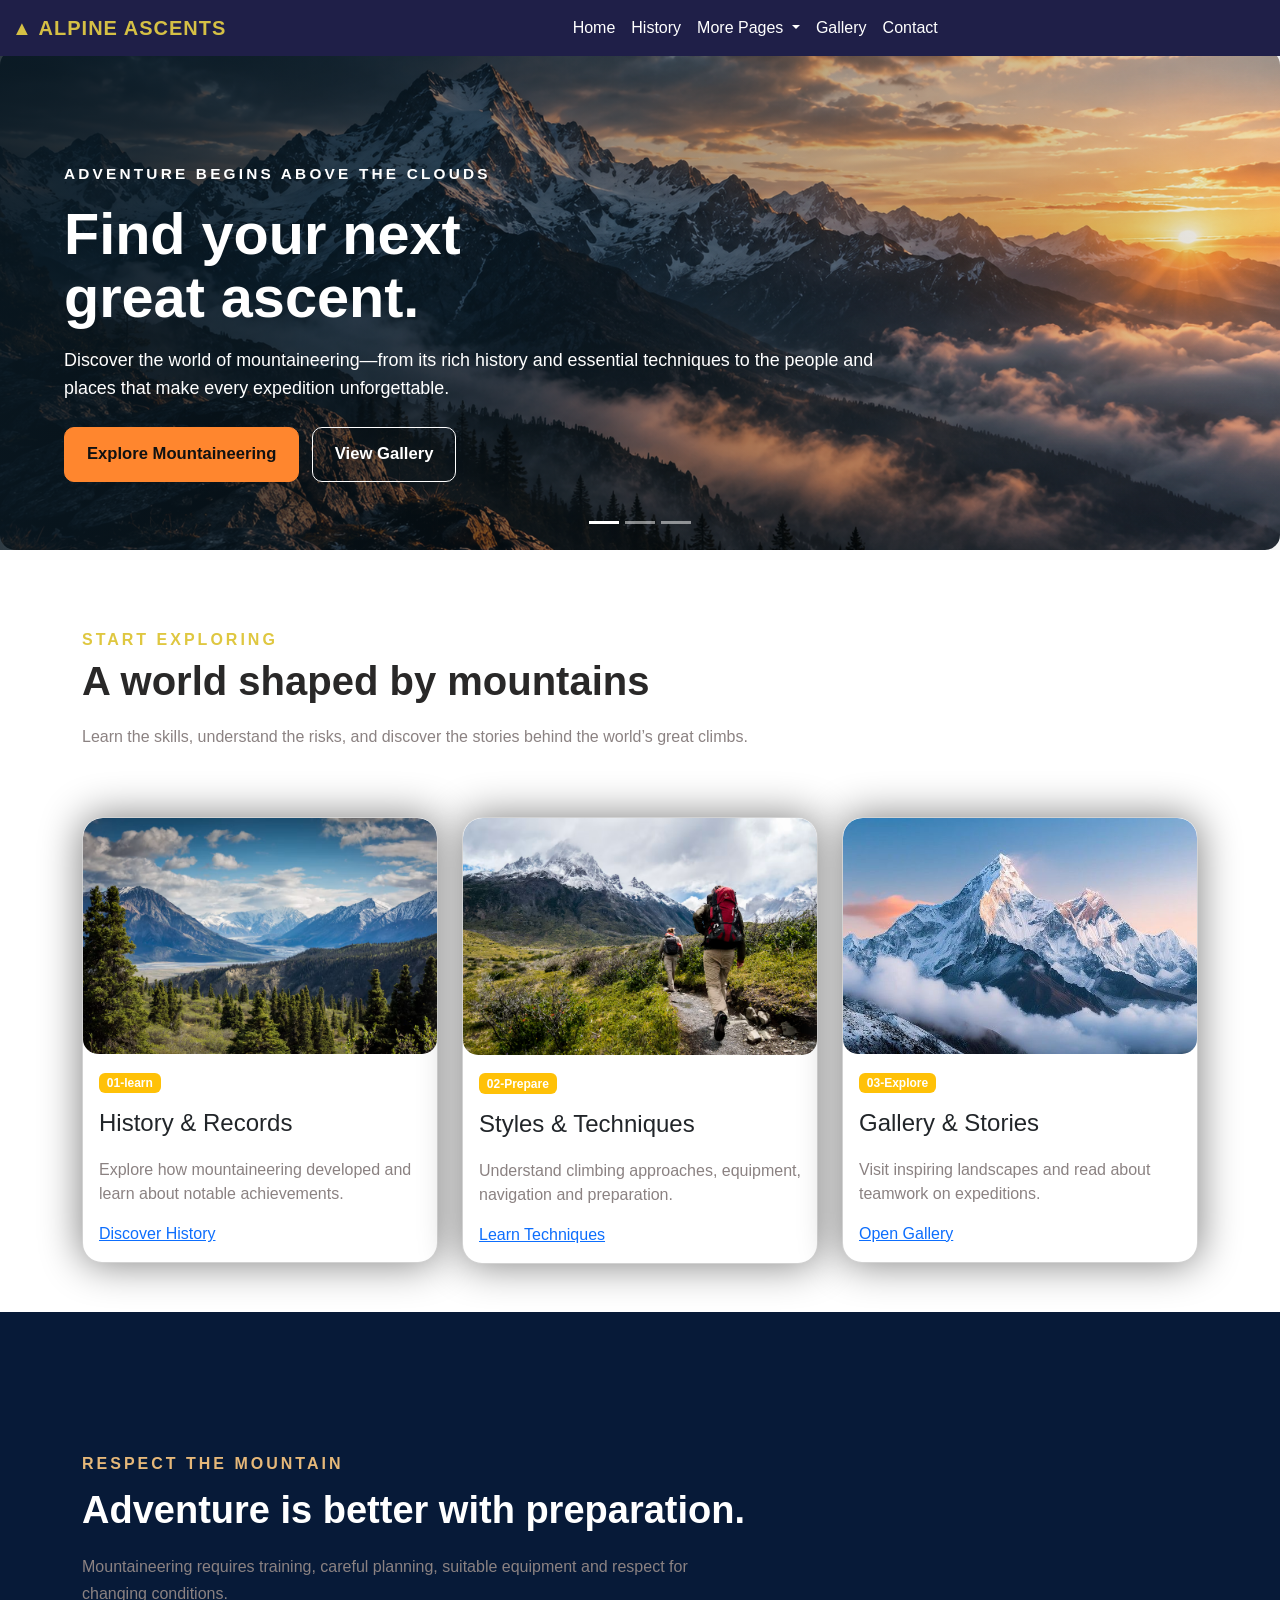
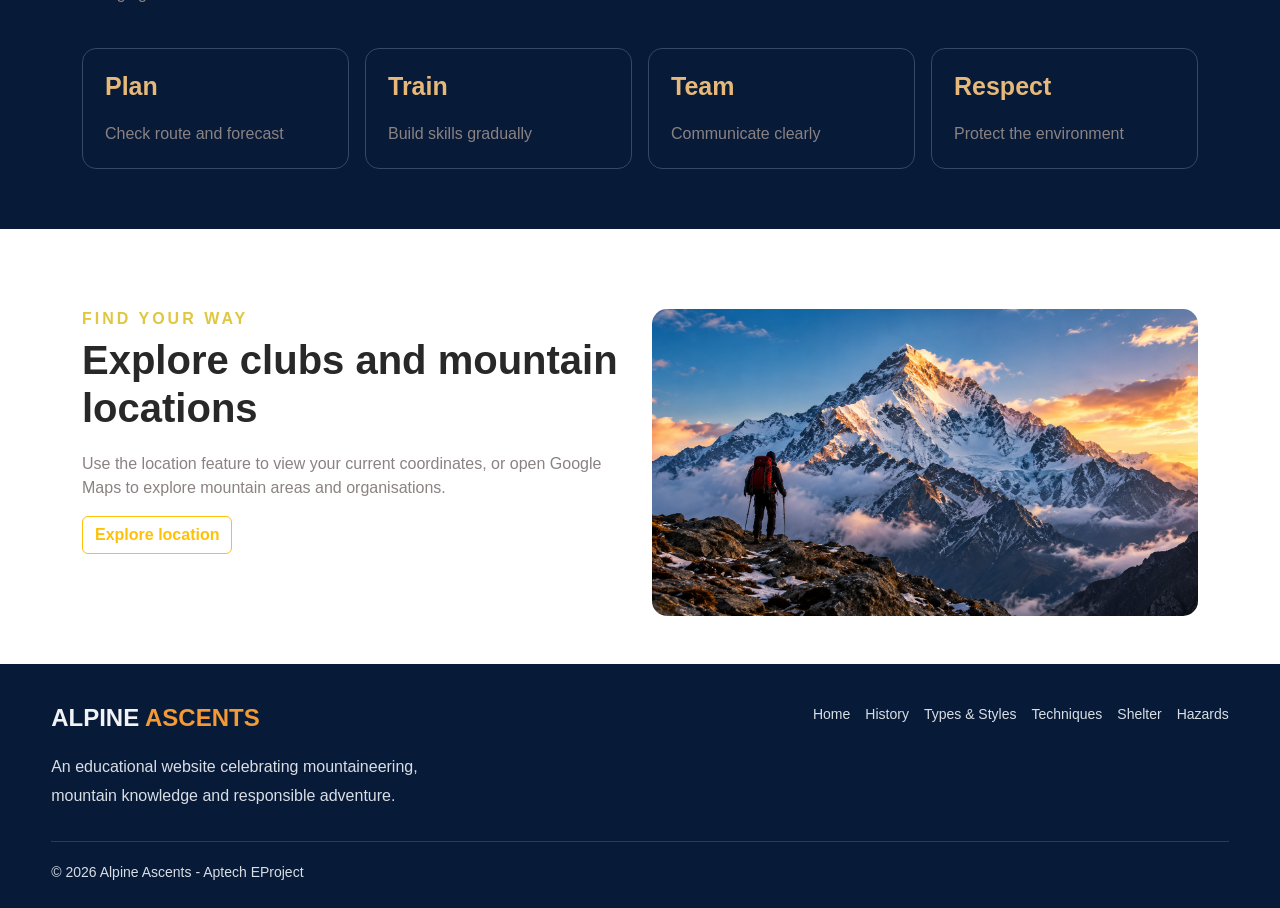
<file: pages/index.html>
<!DOCTYPE html>
<html lang="en">
<head>
    <meta charset="UTF-8">
    <meta name="viewport" content="width=device-width, initial-scale=1.0">
    <title>Alpine Ascents | Mountaineering Portal</title>
    <link rel="stylesheet" href="../asccent/Distribution/Bootstrap/css/bootstrap.min.css">
    <link rel="stylesheet" href="../asccent/Distribution/style.css">
</head>
<body>
     <!-- navber start -->
    <nav class="navbar navbar-expand-lg navbar-light ">
  <div class="container-fluid">
    <a class="navbar-brand  " href="#">▲ ALPINE ASCENTS</a>
    <button class="navbar-toggler btn btn-light" type="button" data-bs-toggle="collapse" data-bs-target="#navbarNav" aria-controls="navbarNav" aria-expanded="false" aria-label="Toggle navigation">
      <span class="navbar-toggler-icon"></span>
    </button>
    <div class="collapse navbar-collapse " id="navbarNav">
      <ul class="navbar-nav mx-auto ">
        <li class="nav-item">
          <a class="nav-link " aria-current="page" href="index.html">Home</a>
        </li>
        <li class="nav-item">
          <a class="nav-link"   href="history.html">History</a>
        </li>
        <li class="nav-item dropdown">
          <a class="nav-link dropdown-toggle" href="#" id="navbarDropdown" role="button" data-bs-toggle="dropdown" aria-expanded="false">
            More Pages
          </a>
          <ul class="dropdown-menu" aria-labelledby="navbarDropdown">
            <li><a class="dropdown-item" href="types&styles.html">Types&Styles</a></li>
            <li><a class="dropdown-item" href="techniques.html">Techniques</a></li>
            <li><a class="dropdown-item" href="shelter.html">Shelter</a></li>
            <li><a class="dropdown-item" href="hazards.html">Hazards</a></li>
            <li><a class="dropdown-item" href="records.html">Records</a></li>
            <li><a class="dropdown-item" href="organization.html">Organizations</a></li>
            <li><a class="dropdown-item" href="success stories.html">Succcess stories</a></li>
          </ul>
        </li>
        <li class="nav-item">
          <a class="nav-link " href="gallery.html" tabindex="-1" aria-disabled="true">Gallery</a>
        </li>
        <li class="nav-item">
          <a class="nav-link " href="contact us .html" tabindex="-1" aria-disabled="true">Contact</a>
        </li>
      </ul>
    </div>
  </div>
</nav>
<!-- navber end -->

<!-- HOME -->

 <!-- slider banner start -->
<div id="carouselExampleCaptions" class="carousel slide carousel-fade slide" data-bs-ride="carousel" >
  <div class="carousel-indicators" >
    <button type="button" data-bs-target="#carouselExampleCaptions" data-bs-slide-to="0" class="active" aria-current="true" aria-label="Slide 1"></button>
    <button type="button" data-bs-target="#carouselExampleCaptions" data-bs-slide-to="1" aria-label="Slide 2"></button>
    <button type="button" data-bs-target="#carouselExampleCaptions" data-bs-slide-to="2" aria-label="Slide 3"></button>
  </div>
      <!-- 1st slider start -->
  <div class="carousel-inner">
    <div class="carousel-item active">
      <img src="../asccent/images/banner.png" class="d-block w-100" alt="...">
      
      <div class="carousel-caption text-start">
    <p class="hero-subtitle">
        ADVENTURE BEGINS ABOVE THE CLOUDS
    </p>

    <h1 class="hero-title">
        Find your next<br>
        great ascent.
    </h1>

    <p class="hero-description">
        Discover the world of mountaineering—from its rich history and essential
        techniques to the people and places that make every expedition unforgettable.
    </p>

    <a href="types&styles.html" class="btn btn-explore">
        Explore Mountaineering
    </a>

    <a href="gallery.html" class="btn btn-gallery">
        View Gallery
    </a>
</div>
</div>


<!-- 1st slider end -->

    <!-- 2nd slider start --> 
    
    <div class="carousel-item">
      <img src="../asccent/images/banner2.png" class="d-block w-100" alt="...">
      
     
<div class="carousel-caption text-start">
    <p class="hero-subtitle">
        CONQUER NEW HEIGHTS
    </p>

    <h1 class="hero-title">
        Beyond the Peaks,<br>
        Discover Adventure.
    </h1>

    <p class="hero-description">
        Explore breathtaking mountain landscapes, learn essential climbing
        techniques, and experience the thrill of mountaineering.
    </p>

    <a href="techniques.html" class="btn btn-explore">
        Explore Techniques
    </a>

    <a href="history.html" class="btn btn-gallery">
        Our History
    </a>
</div>


    </div>
   <!-- 2nd slider end -->

   <!-- 3rd slider start -->
    <div class="carousel-item">
      <img src="../asccent/images/banner3.png" class="d-block w-100" alt="...">
      
    
<div class="carousel-caption text-start">
    <p class="hero-subtitle">
        WHERE COURAGE MEETS THE MOUNTAINS
    </p>

    <h1 class="hero-title">
        Every Summit<br>
        Tells a Story.
    </h1>

    <p class="hero-description">
        From challenging climbs to unforgettable expeditions,
        discover the skills, stories, and spirit behind every
        mountain adventure.
    </p>

    <a href="success stories.html" class="btn btn-explore">
        Success Stories
    </a>

    <a href="gallery.html" class="btn btn-gallery">
        Explore Gallery
    </a>
</div>

    </div>

    <!-- 3rd slider end -->
  </div>

  </div>

  <!-- slider Banner end -->
 
  <!-- 3 cards start-->
   <div class="container">
    <h5>START EXPLORING</h5>
    <h1>A world shaped by mountains</h1>
    <p>Learn the skills, understand the risks, and discover the stories behind the world’s great climbs.</p>

    <div class="row mt-5">
      <div class="col-md-4">
       <div class="card" >
  <img src="../asccent/images/card1.avif" class="card-img-top w-100" alt="...">
  <div class="card-body">
    <h6 class="badge bg-warning">01-learn</h6>
    <h4 class="card-title mt-2">History & Records</h4>
    <p class="card-text">Explore how mountaineering developed and learn about notable achievements.</p>
    <a href="history.html" >Discover History</a>
  </div>
</div>
      </div>

      <div class="col-md-4">
       <div class="card">
  <img src="../asccent/images/card2.avif" class="card-img-top w-100" alt="...">
  <div class="card-body">
    <h6 class="badge bg-warning">02-Prepare</h6>
    <h4 class="card-title mt-2">Styles & Techniques</h4>
    <p class="card-text">Understand climbing approaches, equipment, navigation and preparation.</p>
    <a href="techniques.html" >Learn Techniques</a>
  </div>
</div>
      </div>

      <div class="col-md-4">
      <div class="card" >
  <img src="../asccent/images/card3.jpg"  class="card-img-top w-100" alt="...">
  <div class="card-body">
    <h6 class="badge bg-warning">03-Explore</h6>
    <h4 class="card-title mt-2">Gallery & Stories</h4>
    <p class="card-text">Visit inspiring landscapes and read about teamwork on expeditions.</p>
    <a href="gallery.html" >Open Gallery</a>
  </div>
</div>

      </div>
    </div>


   </div>
   <!-- cards end -->



   <!-- Preparation Section Start -->
<section class="section mt-5">
    <div class="container">

        <span class="subtitle">
            RESPECT THE MOUNTAIN
        </span>

        <h2>Adventure is better with preparation.</h2>

        <p class="description">
            Mountaineering requires training, careful planning,
            suitable equipment and respect for changing conditions.
        </p>

        <div class="row g-3 mt-4">

            <!-- Plan -->
            <div class="col-md-3 col-sm-6 col-lg-3">
                <div class="box">
                    <h3>Plan</h3>
                    <p>Check route and forecast</p>
                </div>
            </div>

            <!-- Train -->
            <div class="col-md-3 col-sm-6 col-lg-3">
                <div class="box">
                    <h3>Train</h3>
                    <p>Build skills gradually</p>
                </div>
            </div>

            <!-- Team -->
            <div class="col-md-3 col-sm-6 col-lg-3">
                <div class="box">
                    <h3>Team</h3>
                    <p>Communicate clearly</p>
                </div>
            </div>

            <!-- Respect -->
            <div class="col-md-3 col-sm-6 col-lg-3">
                <div class="box">
                    <h3>Respect</h3>
                    <p>Protect the environment</p>
                </div>
            </div>

        </div>
    </div>
</section>
<!-- Preparation Section End -->

  <!-- part 4 start  -->
<div class="container">
  <div class="row">
  <div class="col-md-6">
  <h5>FIND YOUR WAY</h5>
    <h1>Explore clubs and mountain locations</h1>
    <p>Use the location feature to view your current coordinates, or open Google Maps to explore mountain areas and organisations.</p>
    <a class="btn btn-outline-warning" style="font-weight: bolder;" href="organization.html">Explore location</a>

  </div>
    
  <div class="col-md-6">
    <img src="../asccent/images/pic1.png" alt="" class="w-100">
  </div>


  </div>
</div>
<br><br>
<!-- part 4 end -->


<footer class="site-footer">
    <div class="footer-top">

        <div class="footer-about">
            <h2>ALPINE <span>ASCENTS</span></h2>
            <p>
                An educational website celebrating mountaineering,
                mountain knowledge and responsible adventure.
            </p>
        </div>

        <div class="footer-links">
            <a href="index.html">Home</a>
            <a href="history.html">History</a>
            <a href="types&styles.html">Types & Styles</a>
            <a href="techniques.html">Techniques</a>
            <a href="shelter.html">Shelter</a>
            <a href="hazards.html">Hazards</a>
        </div>

    </div>

    <div class="footer-bottom">
        <p>© 2026 Alpine Ascents - Aptech EProject </p>
        
    </div>
</footer>


  

    <script src="../asccent/Distribution/Bootstrap/js/bootstrap.bundle.min.js"></script>
</body>
</html>
</file>
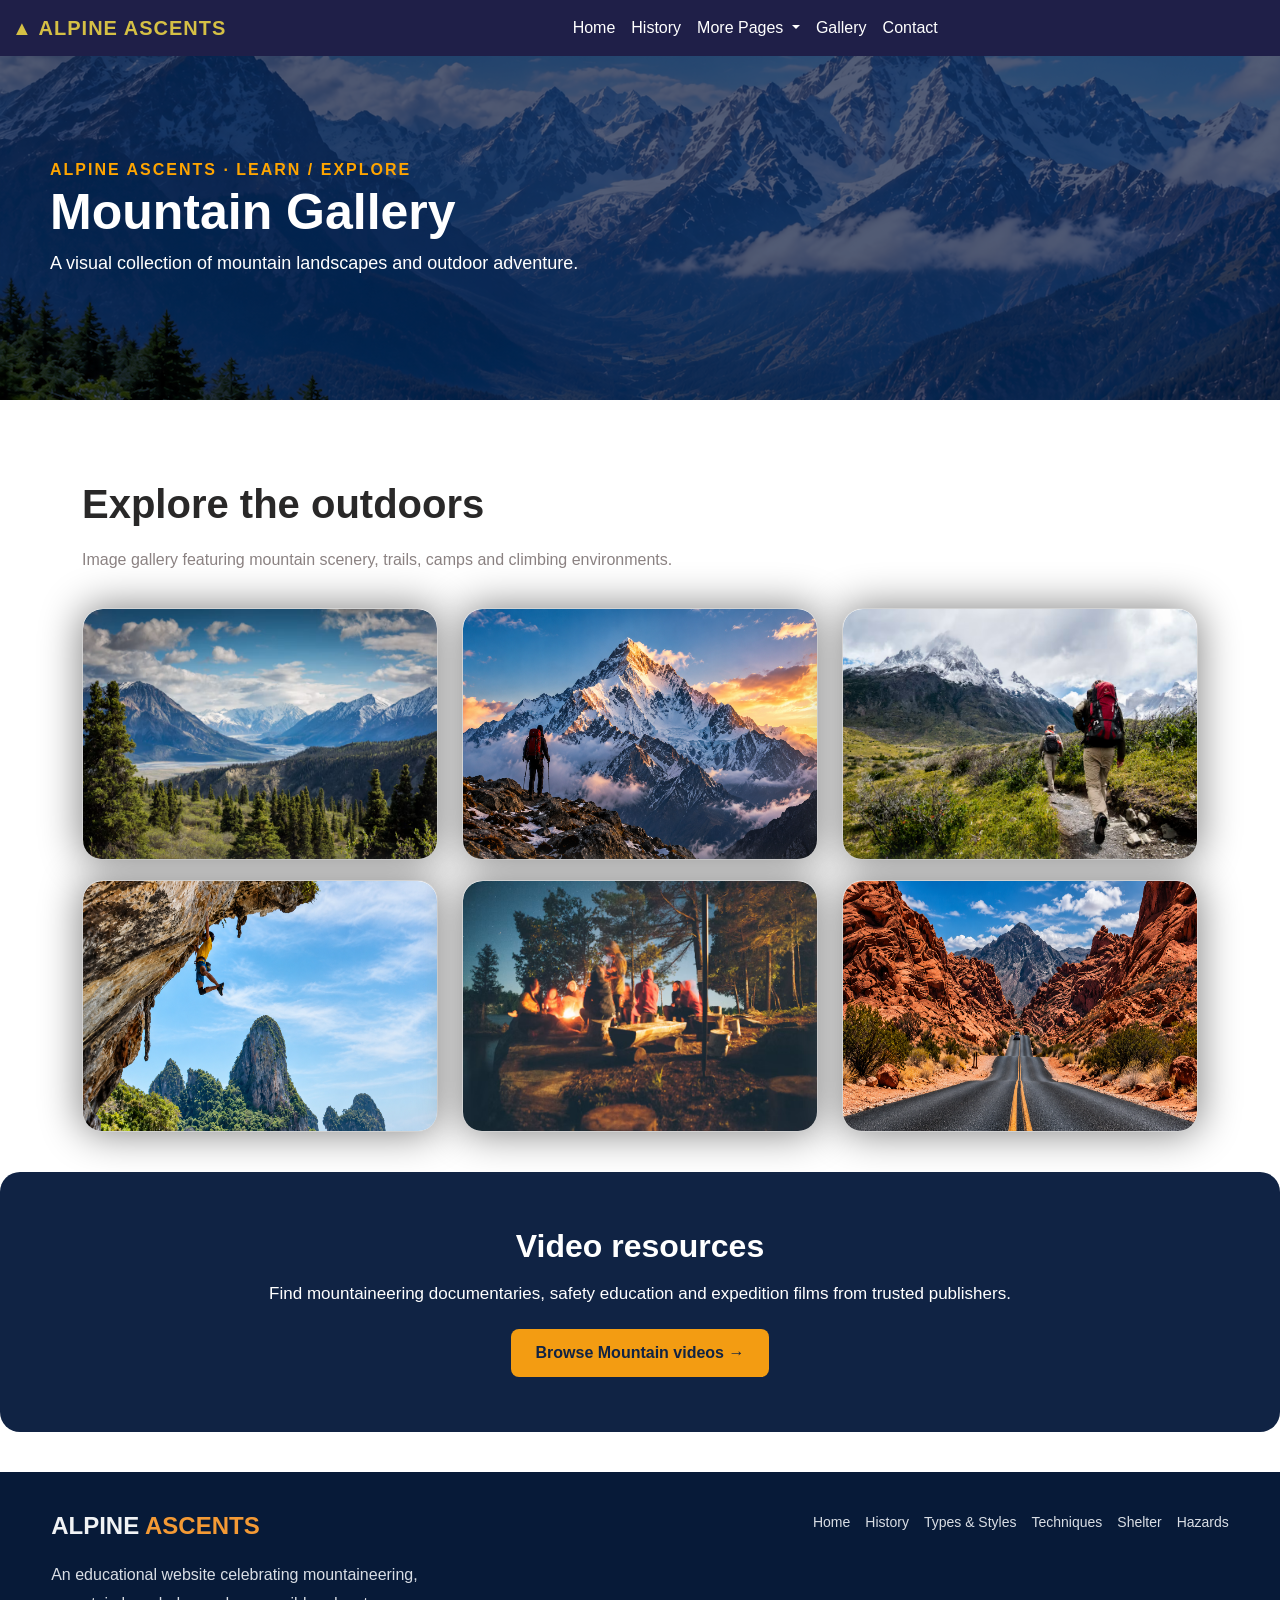
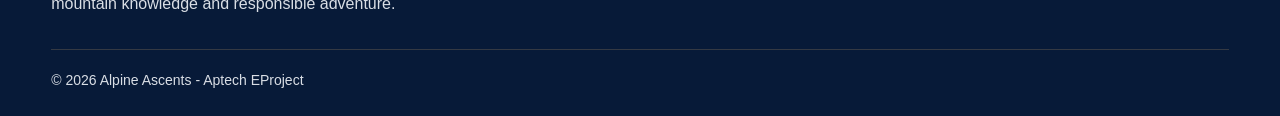
<file: pages/gallery.html>
<!DOCTYPE html>
<html lang="en">
<head>
    <meta charset="UTF-8">
    <meta name="viewport" content="width=device-width, initial-scale=1.0">
    <title>Mountains Gallery</title>
    <link rel="stylesheet" href="../asccent/Distribution/Bootstrap/css/bootstrap.min.css">
    <link rel="stylesheet" href="../asccent/Distribution/style.css">
</head>
<body>
<!-- navber start -->
    <nav class="navbar navbar-expand-lg navbar-light ">
  <div class="container-fluid">
    <a class="navbar-brand  " href="#">▲ ALPINE ASCENTS</a>
    <button class="navbar-toggler btn btn-light" type="button" data-bs-toggle="collapse" data-bs-target="#navbarNav" aria-controls="navbarNav" aria-expanded="false" aria-label="Toggle navigation">
      <span class="navbar-toggler-icon"></span>
    </button>
    <div class="collapse navbar-collapse " id="navbarNav">
      <ul class="navbar-nav mx-auto ">
        <li class="nav-item">
          <a class="nav-link " aria-current="page" href="index.html">Home</a>
        </li>
        <li class="nav-item">
          <a class="nav-link"   href="history.html">History</a>
        </li>
        <li class="nav-item dropdown">
          <a class="nav-link dropdown-toggle" href="#" id="navbarDropdown" role="button" data-bs-toggle="dropdown" aria-expanded="false">
            More Pages
          </a>
          <ul class="dropdown-menu" aria-labelledby="navbarDropdown">
            <li><a class="dropdown-item" href="types&styles.html">Types&Styles</a></li>
            <li><a class="dropdown-item" href="techniques.html">Techniques</a></li>
            <li><a class="dropdown-item" href="shelter.html">Shelter</a></li>
            <li><a class="dropdown-item" href="hazards.html">Hazards</a></li>
            <li><a class="dropdown-item" href="records.html">Records</a></li>
            <li><a class="dropdown-item" href="organization.html">Organizations</a></li>
            <li><a class="dropdown-item" href="success stories.html">Succcess stories</a></li>
          </ul>
        </li>
        <li class="nav-item">
          <a class="nav-link " href="gallery.html" tabindex="-1" aria-disabled="true">Gallery</a>
        </li>
        <li class="nav-item">
          <a class="nav-link " href="contact us .html" tabindex="-1" aria-disabled="true">Contact</a>
        </li>
      </ul>
    </div>
  </div>
</nav>
<!-- navber end -->
 <!-- gallery hreo banner start -->
 <section class="history-banner">
    <div class="banner-overlay"></div>

    <div class="banner-content">
        <span class="banner-tag">
            ALPINE ASCENTS · LEARN / EXPLORE
        </span>

        <h1>Mountain Gallery</h1>

        <p>
            A visual collection of mountain landscapes and outdoor adventure.
        </p>
    </div>
</section>
<!-- gallery Hero Banner end-->

<!-- image start -->
 <div class="container">
    <h1>Explore the outdoors</h1>
    <p>Image gallery featuring mountain scenery, trails, camps and climbing environments.</p>

    <div class="row"  >
    <div class="col-md-4">
     <div class="card" >
  <img src="../asccent/images/card1.avif" style="height: 250px;" class="card-img-top" alt="...">
</div>
    </div>
    <div class="col-md-4">
      <div class="card" >
  <img src="../asccent/images/pic1.png"  style="height: 250px;"  class="card-img-top" alt="...">
</div>
    </div>
    <div class="col-md-4">
 <div class="card" >
  <img src="../asccent/images/card2.avif"  style="height: 250px;"  class="card-img-top" alt="...">
</div>
    </div>
   
    <div class="col-md-4">
        <div class="card" >
  <img src="../asccent/images/coreskill.png"  style="height: 250px;"  class="card-img-top" alt="...">
</div>
    </div>
    <div class="col-md-4">
      <div class="card" >
  <img src="../asccent/images/card12.avif"  style="height: 250px;"  class="card-img-top" alt="...">
</div>
    </div>
    <div class="col-md-4">
      <div class="card" >
  <img src="../asccent/images/typecard6.png"  style="height: 250px;"  class="card-img-top" alt="...">
</div>
    </div>



</div>
 </div>
<!-- image end -->
 <!--  Mountain video start -->
    <section class="location-info">
    <h2>Video resources</h2>
    <p>
        Find mountaineering documentaries, safety education and expedition films from trusted publishers.
    </p>

     <a href="https://www.youtube.com/results?search_query=mountaineering+documentary+mountain+safety" target="_blank" rel="noopener" class="map-btn">
        Browse Mountain videos →
    </a>
</section>
<!--  Mountain video end -->

<footer class="site-footer">
    <div class="footer-top">

        <div class="footer-about">
            <h2>ALPINE <span>ASCENTS</span></h2>
            <p>
                An educational website celebrating mountaineering,
                mountain knowledge and responsible adventure.
            </p>
        </div>

        <div class="footer-links">
            <a href="index.html">Home</a>
            <a href="history.html">History</a>
            <a href="types&styles.html">Types & Styles</a>
            <a href="techniques.html">Techniques</a>
            <a href="shelter.html">Shelter</a>
            <a href="hazards.html">Hazards</a>
        </div>

    </div>

    <div class="footer-bottom">
        <p>© 2026 Alpine Ascents - Aptech EProject </p>
        
    </div>
</footer>
    

    <script src="../asccent/Distribution/Bootstrap/js/bootstrap.bundle.min.js"></script>
</body>
</html>
</file>
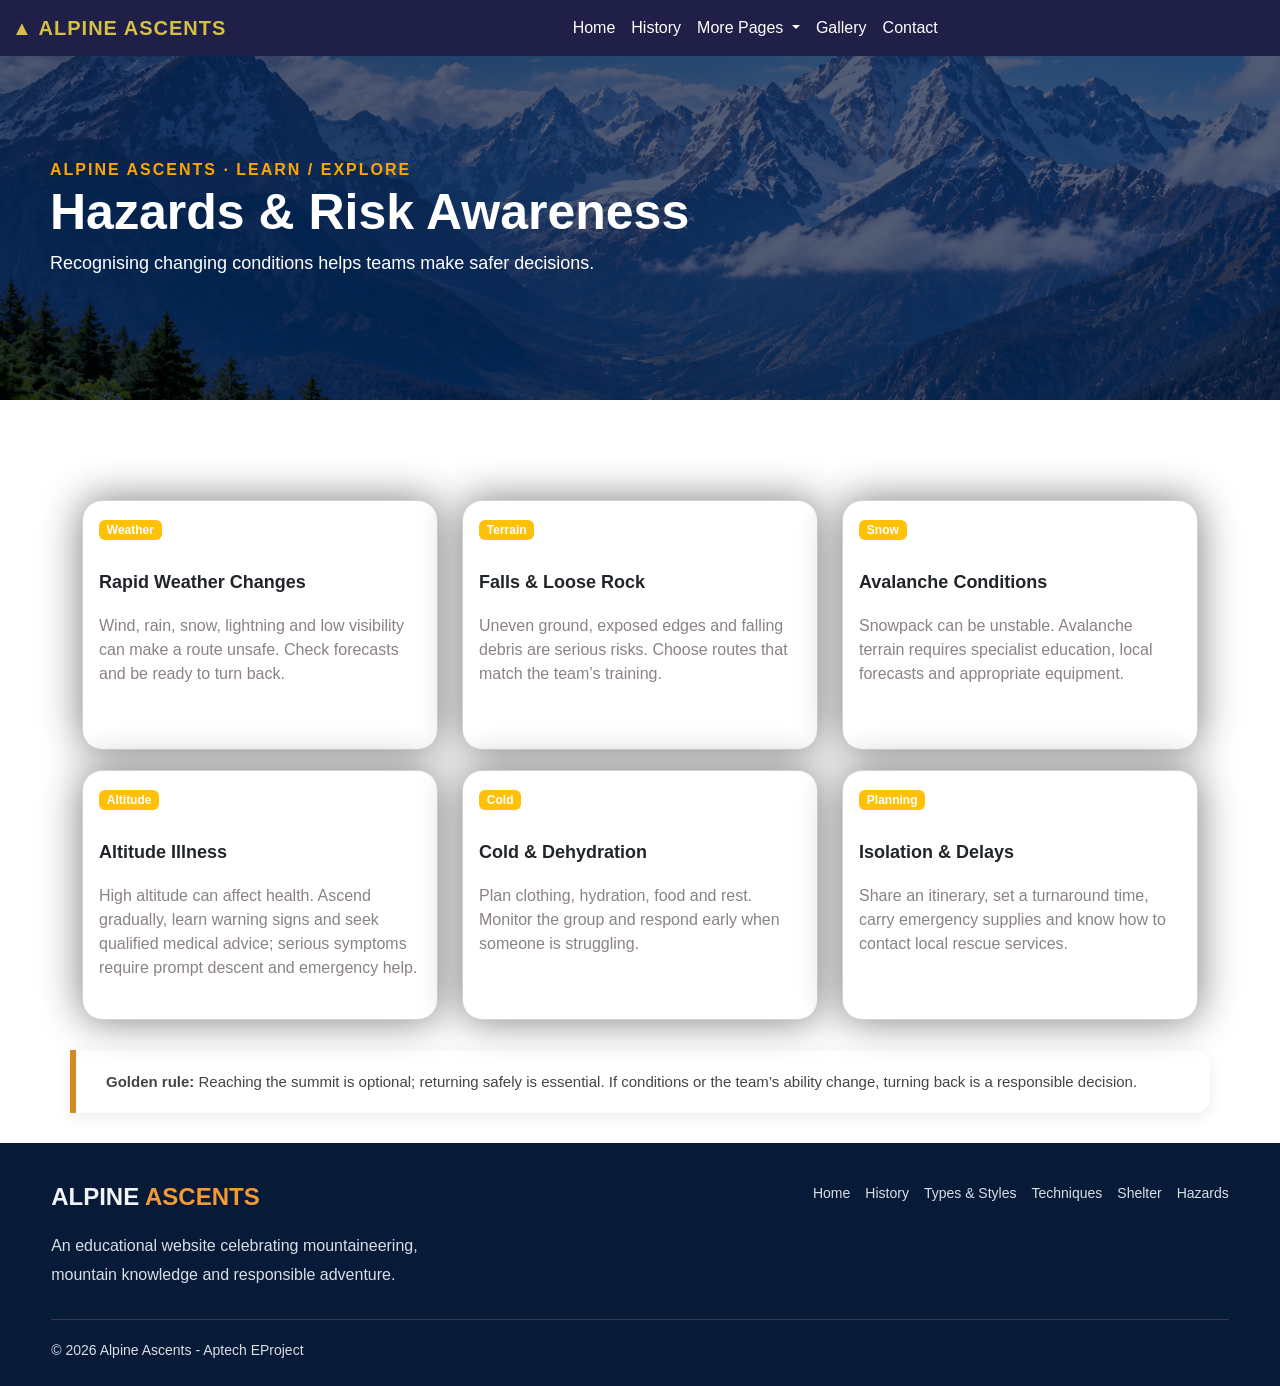
<file: pages/hazards.html>
<!DOCTYPE html>
<html lang="en">
<head>
    <meta charset="UTF-8">
    <meta name="viewport" content="width=device-width, initial-scale=1.0">
    <title>Mountaineering /Hazards</title>
    <link rel="stylesheet" href="../asccent/Distribution/Bootstrap/css/bootstrap.min.css">
    <link rel="stylesheet" href="../asccent/Distribution/style.css">
</head>
<body>
    <!-- navber start -->
    <nav class="navbar navbar-expand-lg navbar-light ">
  <div class="container-fluid">
    <a class="navbar-brand  " href="#">▲ ALPINE ASCENTS</a>
    <button class="navbar-toggler btn btn-light" type="button" data-bs-toggle="collapse" data-bs-target="#navbarNav" aria-controls="navbarNav" aria-expanded="false" aria-label="Toggle navigation">
      <span class="navbar-toggler-icon"></span>
    </button>
    <div class="collapse navbar-collapse " id="navbarNav">
      <ul class="navbar-nav mx-auto ">
        <li class="nav-item">
          <a class="nav-link " aria-current="page" href="index.html">Home</a>
        </li>
        <li class="nav-item">
          <a class="nav-link"   href="history.html">History</a>
        </li>
        <li class="nav-item dropdown">
          <a class="nav-link dropdown-toggle" href="#" id="navbarDropdown" role="button" data-bs-toggle="dropdown" aria-expanded="false">
            More Pages
          </a>
          <ul class="dropdown-menu" aria-labelledby="navbarDropdown">
            <li><a class="dropdown-item" href="types&styles.html">Types&Styles</a></li>
            <li><a class="dropdown-item"  href="techniques.html">Techniques</a></li>
            <li><a class="dropdown-item" href="shelter.html">Shelter</a></li>
            <li><a class="dropdown-item" href="hazards.html">Hazards</a></li>
            <li><a class="dropdown-item" href="records.html">Records</a></li>
            <li><a class="dropdown-item" href="organization.html">Organizations</a></li>
            <li><a class="dropdown-item" href="success stories.html">Succcess stories</a></li>
          </ul>
        </li>
        <li class="nav-item">
          <a class="nav-link " href="gallery.html" tabindex="-1" aria-disabled="true">Gallery</a>
        </li>
        <li class="nav-item">
          <a class="nav-link " href="contact us .html" tabindex="-1" aria-disabled="true">Contact</a>
        </li>
      </ul>
    </div>
  </div>
</nav>
<!-- navber end -->
 <!-- part 2 start -->
<!-- hazard hreo banner start -->
 <section class="history-banner">
    <div class="banner-overlay"></div>

    <div class="banner-content">
        <span class="banner-tag">
            ALPINE ASCENTS · LEARN / EXPLORE
        </span>

        <h1>Hazards & Risk Awareness</h1>

        <p>
            Recognising changing conditions helps teams make safer decisions.
        </p>
    </div>
</section>
<!-- hazard Hero Banner end-->
 <!-- hazard cards start -->

 <div class="container">
    <div class="row">
<div class="col-md-4">
    <div class="card" style="height: 250px;">
  <div class="card-body">
    <h6 class="badge bg-warning">Weather</h6>
    <br><br>
    <h6 class="card-title " style="font-weight: bolder;font-size: large;">Rapid Weather Changes</h6>
    
    <p class="card-text">Wind, rain, snow, lightning and low visibility can make a route unsafe. Check forecasts and be ready to turn back.</p>
    
  </div>
</div>
</div>
<div class="col-md-4">
    <div class="card" style="height: 250px;">
  <div class="card-body">
    <h6 class="badge bg-warning">Terrain</h6>
    <br><br>
    <h6 class="card-title " style="font-weight: bolder;font-size: large;">Falls & Loose Rock</h6>
    
    <p class="card-text">Uneven ground, exposed edges and falling debris are serious risks. Choose routes that match the team’s training.</p>
    
  </div>
</div>
</div>
<div class="col-md-4">
    <div class="card" style="height: 250px;">
  <div class="card-body">
    <h6 class="badge bg-warning">Snow</h6>
    <br><br>
    <h6 class="card-title " style="font-weight: bolder;font-size: large;">Avalanche Conditions</h6>
    
    <p class="card-text">Snowpack can be unstable. Avalanche terrain requires specialist education, local forecasts and appropriate equipment.</p>
    
  </div>
</div>
</div>
<div class="col-md-4">
    <div class="card" style="height: 250px;">
  <div class="card-body">
    <h6 class="badge bg-warning">Altitude</h6>
    <br><br>
    <h6 class="card-title " style="font-weight: bolder;font-size: large;">Altitude Illness</h6>
    
    <p class="card-text">High altitude can affect health. Ascend gradually, learn warning signs and seek qualified medical advice; serious symptoms require prompt descent and emergency help.</p>
    
  </div>
</div>
</div>
<div class="col-md-4">
    <div class="card" style="height: 250px;">
  <div class="card-body">
    <h6 class="badge bg-warning">Cold</h6>
    <br><br>
    <h6 class="card-title " style="font-weight: bolder;font-size: large;">Cold & Dehydration</h6>
    
    <p class="card-text">Plan clothing, hydration, food and rest. Monitor the group and respond early when someone is struggling.</p>
    
  </div>
</div>
</div>
<div class="col-md-4">
    <div class="card" style="height: 250px;">
  <div class="card-body">
    <h6 class="badge bg-warning">Planning</h6>
    <br><br>
    <h6 class="card-title " style="font-weight: bolder;font-size: large;">Isolation & Delays</h6>
    
    <p class="card-text">Share an itinerary, set a turnaround time, carry emergency supplies and know how to contact local rescue services.</p>
    
  </div>

</div>
</div>



     <div class="info-box">
    <p>
        <span style="font-weight: bolder;">Golden rule: </span> Reaching the summit is optional; returning safely is essential. If conditions or the team’s ability change, turning back is a responsible decision.
    </p>
</div>

 


    </div>
 </div>




 <!-- footer start -->
   <footer class="site-footer">
    <div class="footer-top">

        <div class="footer-about">
            <h2>ALPINE <span>ASCENTS</span></h2>
            <p>
                An educational website celebrating mountaineering,
                mountain knowledge and responsible adventure.
            </p>
        </div>

        <div class="footer-links">
            <a href="index.html">Home</a>
            <a href="history.html">History</a>
            <a href="types&styles.html">Types & Styles</a>
            <a href="techniques.html">Techniques</a>
            <a href="shelter.html">Shelter</a>
            <a href="hazards.html">Hazards</a>
        </div>

    </div>

    <div class="footer-bottom">
        <p>© 2026 Alpine Ascents - Aptech EProject </p>
        
    </div>
</footer>



  <!-- hazards cards start -->


    <script src="../asccent/Distribution/Bootstrap/js/bootstrap.bundle.min.js"></script>
</body>
</html>
</file>
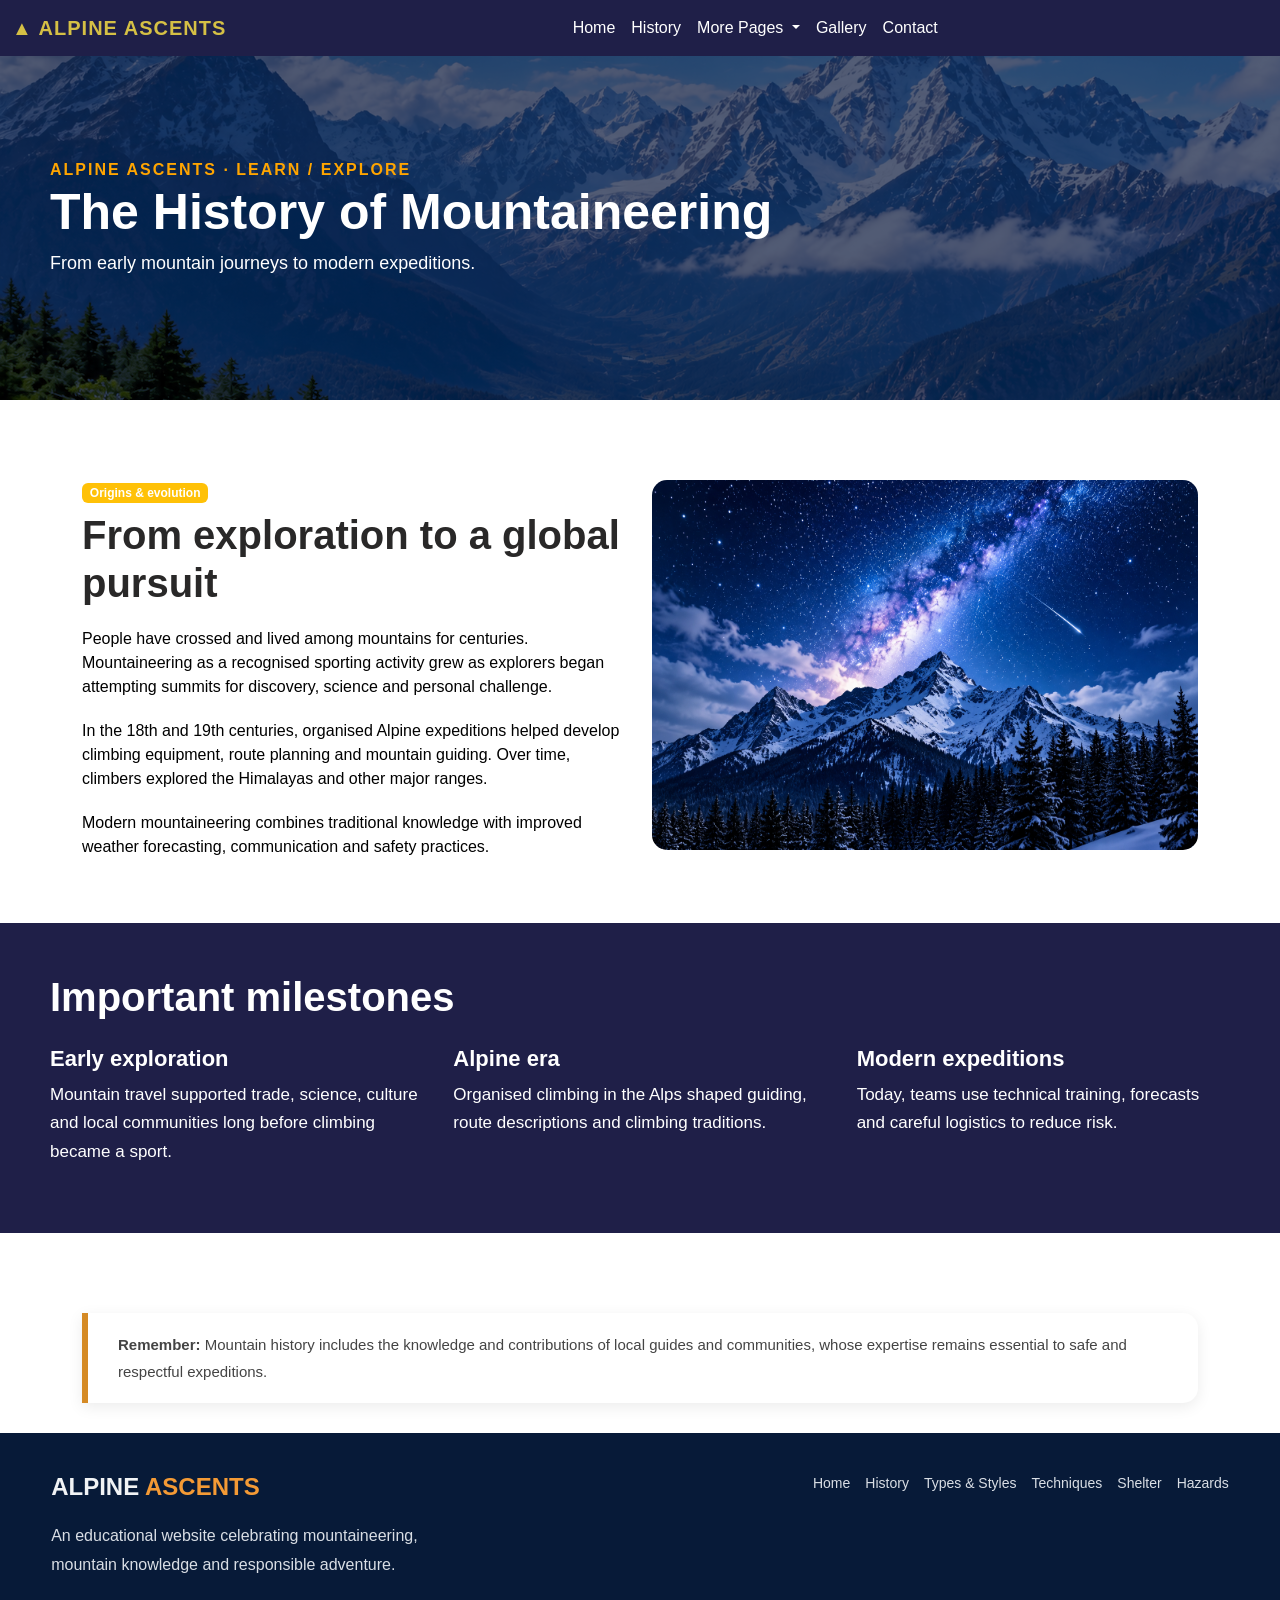
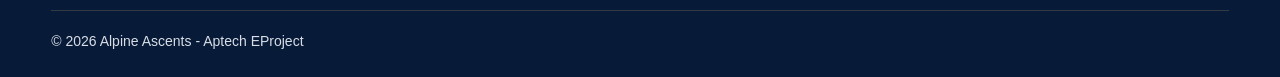
<file: pages/history.html>
<!DOCTYPE html>
<html lang="en">
<head>
    <meta charset="UTF-8">
    <meta name="viewport" content="width=device-width, initial-scale=1.0">
    <title>History</title>
    <link rel="stylesheet" href="../asccent/Distribution/Bootstrap/css/bootstrap.min.css">
    <link rel="stylesheet" href="../asccent/Distribution/style.css">
    
</head>
<body>

    <!-- navber start -->
    <nav class="navbar navbar-expand-lg navbar-light ">
  <div class="container-fluid">
    <a class="navbar-brand  " href="#">▲ ALPINE ASCENTS</a>
    <button class="navbar-toggler btn btn-light" type="button" data-bs-toggle="collapse" data-bs-target="#navbarNav" aria-controls="navbarNav" aria-expanded="false" aria-label="Toggle navigation">
      <span class="navbar-toggler-icon"></span>
    </button>
    <div class="collapse navbar-collapse " id="navbarNav">
      <ul class="navbar-nav mx-auto ">
        <li class="nav-item">
          <a class="nav-link " aria-current="page" href="index.html">Home</a>
        </li>
        <li class="nav-item">
          <a class="nav-link"   href="history.html">History</a>
        </li>
        <li class="nav-item dropdown">
          <a class="nav-link dropdown-toggle" href="#" id="navbarDropdown" role="button" data-bs-toggle="dropdown" aria-expanded="false">
            More Pages
          </a>
          <ul class="dropdown-menu" aria-labelledby="navbarDropdown">
            <li><a class="dropdown-item" href="types&styles.html">Types&Styles</a></li>
            <li><a class="dropdown-item"  href="techniques.html">Techniques</a></li>
            <li><a class="dropdown-item" href="shelter.html">Shelter</a></li>
            <li><a class="dropdown-item" href="hazards.html">Hazards</a></li>
            <li><a class="dropdown-item" href="records.html">Records</a></li>
            <li><a class="dropdown-item" href="organization.html">Organizations</a></li>
            <li><a class="dropdown-item" href="success stories.html">Succcess stories</a></li>
          </ul>
        </li>
        <li class="nav-item">
          <a class="nav-link " href="gallery.html" tabindex="-1" aria-disabled="true">Gallery</a>
        </li>
        <li class="nav-item">
          <a class="nav-link " href="contact us .html" tabindex="-1" aria-disabled="true">Contact</a>
        </li>
      </ul>
    </div>
  </div>
</nav>
<!-- navber end -->
 <!-- part 2 start -->
<!-- history hreo banner start -->
 <section class="history-banner">
    <div class="banner-overlay"></div>

    <div class="banner-content">
        <span class="banner-tag">
            ALPINE ASCENTS · LEARN / EXPLORE
        </span>

        <h1>The History of Mountaineering</h1>

        <p>
            From early mountain journeys to modern expeditions.
        </p>
    </div>
</section>
<!-- history Hero Banner end-->

<!-- history global pursuit start -->

<div class="container">
<div class="row">
<div class="col-md-6  " >
  <h6 class="badge bg-warning" >Origins & evolution</h6>
  <h1>From exploration to a global pursuit</h1>
  <p style="color: black;">People have crossed and lived among mountains for centuries. Mountaineering as a recognised sporting activity grew as explorers began attempting summits for discovery, science and personal challenge.</p>

  <p style="color: black;">In the 18th and 19th centuries, organised Alpine expeditions helped develop climbing equipment, route planning and mountain guiding. Over time, climbers explored the Himalayas and other major ranges.</p>

  <p style="color: black;">Modern mountaineering combines traditional knowledge with improved weather forecasting, communication and safety practices.</p>
</div>
<div class="col-md-6 ">
  <img src="../asccent/images/global.png" class="w-100" style="height: 370px ;">
</div>

</div>
</div>
<!-- history global pursuit end -->
<br><br>
    <!-- Equipment start -->


<section class="equipment">

    <h1 style="font-weight:bolder ;">Important milestones</h1>

    <div class="equipment-row">

        <div class="item">
            <h3 style="font-weight:bolder ;">Early exploration</h3>
            <p>Mountain travel supported trade, science, culture and local communities long before climbing became a sport.</p>
        </div>

        <div class="item">
            <h3 style="font-weight:bolder ;">Alpine era</h3>
            <p>Organised climbing in the Alps shaped guiding, route descriptions and climbing traditions.</p>
        </div>

        <div class="item">
            <h3 style="font-weight:bolder ;">Modern expeditions</h3>
            <p>Today, teams use technical training, forecasts and careful logistics to reduce risk.</p>
        </div>

    </div>

   
</section>
 
<!-- Equipment end -->


<div class="container">
    <div class="info-box">
    <p>
        <span style="font-weight: bolder;">Remember:</span> Mountain history includes the knowledge and contributions of local guides and communities, whose expertise remains essential to safe and respectful expeditions.
    </p>
</div>
</div>


<!-- footer start -->
   <footer class="site-footer">
    <div class="footer-top">

        <div class="footer-about">
            <h2>ALPINE <span>ASCENTS</span></h2>
            <p>
                An educational website celebrating mountaineering,
                mountain knowledge and responsible adventure.
            </p>
        </div>

        <div class="footer-links">
            <a href="index.html">Home</a>
            <a href="history.html">History</a>
            <a href="types&styles.html">Types & Styles</a>
            <a href="techniques.html">Techniques</a>
            <a href="shelter.html">Shelter</a>
            <a href="hazards.html">Hazards</a>
        </div>

    </div>

    <div class="footer-bottom">
        <p>© 2026 Alpine Ascents - Aptech EProject </p>
        
    </div>
</footer>


    <script src="../asccent/Distribution/Bootstrap/js/bootstrap.bundle.min.js"></script>
</body>
</html>
</file>
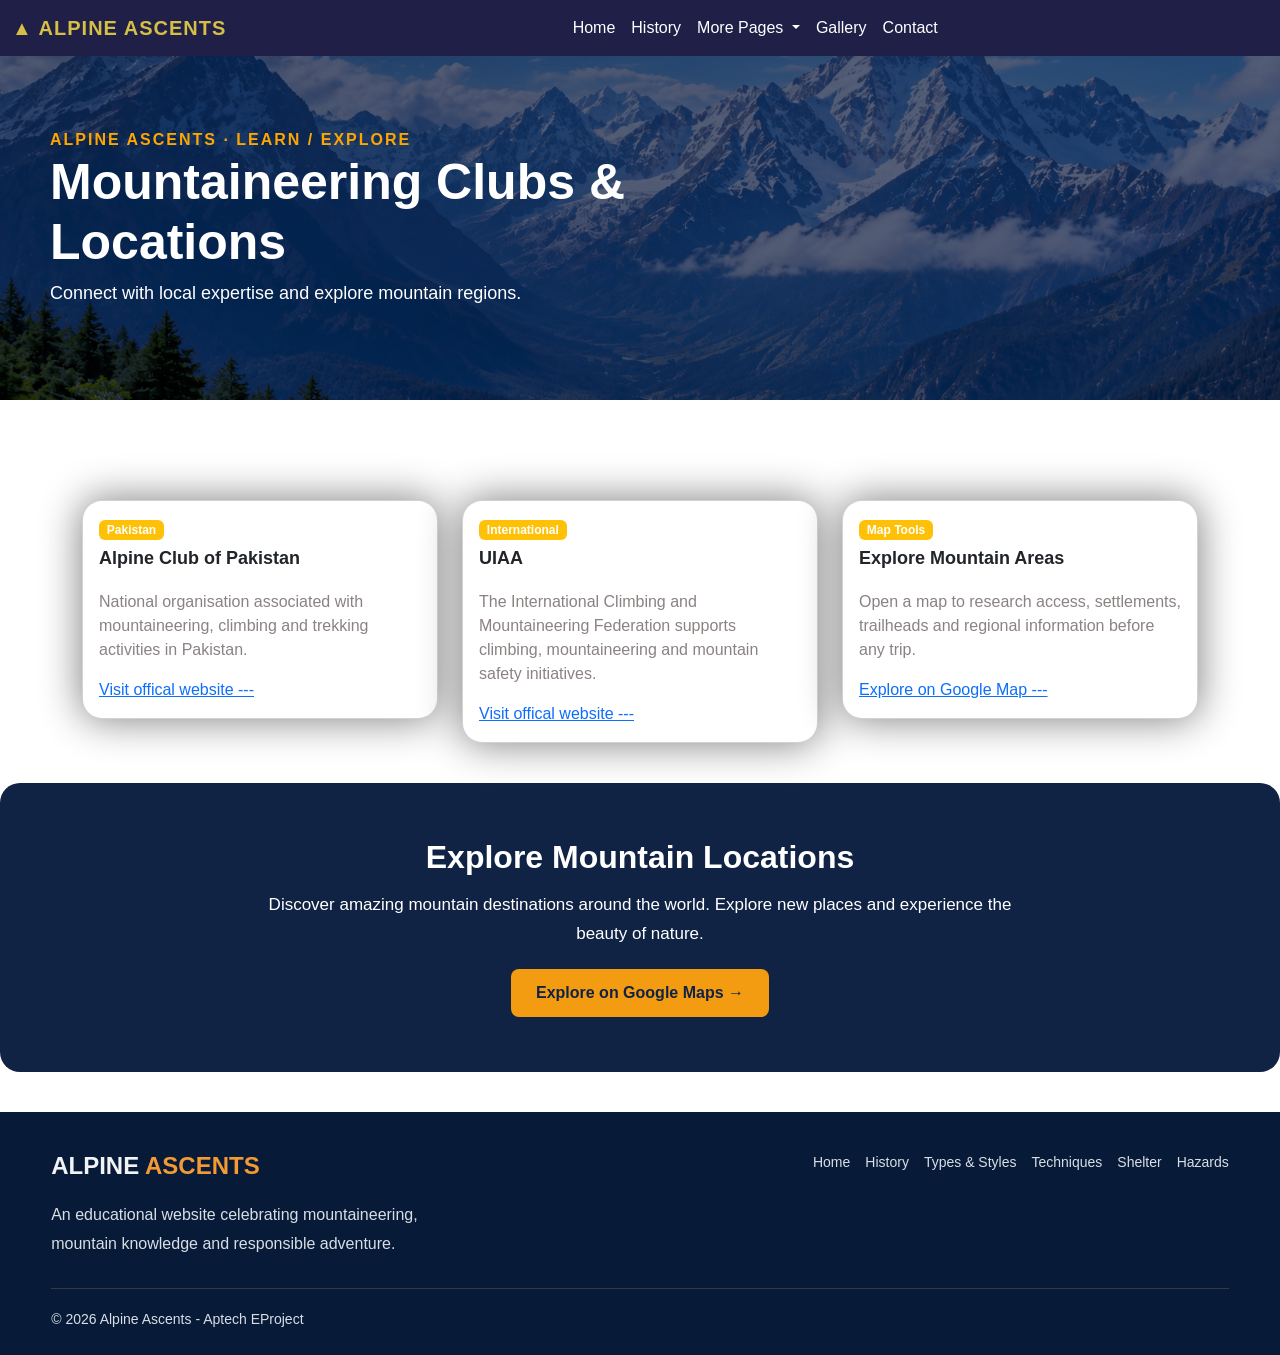
<file: pages/organization.html>
<!DOCTYPE html>
<html lang="en">
<head>
    <meta charset="UTF-8">
    <meta name="viewport" content="width=device-width, initial-scale=1.0">
    <title>Organization</title>
    <link rel="stylesheet" href="../asccent/Distribution/Bootstrap/css/bootstrap.min.css">
    <link rel="stylesheet" href="../asccent/Distribution/style.css">
</head>
<body>
    <!-- navber start -->
    <nav class="navbar navbar-expand-lg navbar-light ">
  <div class="container-fluid">
    <a class="navbar-brand  " href="#">▲ ALPINE ASCENTS</a>
    <button class="navbar-toggler btn btn-light" type="button" data-bs-toggle="collapse" data-bs-target="#navbarNav" aria-controls="navbarNav" aria-expanded="false" aria-label="Toggle navigation">
      <span class="navbar-toggler-icon"></span>
    </button>
    <div class="collapse navbar-collapse " id="navbarNav">
      <ul class="navbar-nav mx-auto ">
        <li class="nav-item">
          <a class="nav-link " aria-current="page" href="index.html">Home</a>
        </li>
        <li class="nav-item">
          <a class="nav-link"   href="history.html">History</a>
        </li>
        <li class="nav-item dropdown">
          <a class="nav-link dropdown-toggle" href="#" id="navbarDropdown" role="button" data-bs-toggle="dropdown" aria-expanded="false">
            More Pages
          </a>
          <ul class="dropdown-menu" aria-labelledby="navbarDropdown">
            <li><a class="dropdown-item" href="types&styles.html">Types&Styles</a></li>
            <li><a class="dropdown-item" href="techniques.html">Techniques</a></li>
            <li><a class="dropdown-item" href="shelter.html">Shelter</a></li>
            <li><a class="dropdown-item" href="hazards.html">Hazards</a></li>
            <li><a class="dropdown-item" href="records.html">Records</a></li>
            <li><a class="dropdown-item" href="organization.html">Organizations</a></li>
            <li><a class="dropdown-item" href="success stories.html">Succcess stories</a></li>
          </ul>
        </li>
        <li class="nav-item">
          <a class="nav-link " href="gallery.html" tabindex="-1" aria-disabled="true">Gallery</a>
        </li>
        <li class="nav-item">
          <a class="nav-link " href="contact us .html" tabindex="-1" aria-disabled="true">Contact</a>
        </li>
      </ul>
    </div>
  </div>
</nav>
<!-- navber end -->
<!-- part 2 start -->
<!-- organization hreo banner start -->
 <section class="history-banner">
    <div class="banner-overlay"></div>

    <div class="banner-content">
        <span class="banner-tag">
            ALPINE ASCENTS · LEARN / EXPLORE
        </span>

        <h1>Mountaineering Clubs & <br>Locations</h1>

        <p>
            Connect with local expertise and explore mountain regions.
        </p>
    </div>
</section>
<!-- organization Hero Banner end-->

<!-- cards starts -->
 <div class="container">
    <div class="row">
   <div class="col-md-4">
      <div class="card" style="height: auto; ">
  <div class="card-body">
    <h6 class="badge bg-warning">Pakistan</h6>
    <br>
    <h6 class="card-title" style="font-weight: bolder;font-size: large;">Alpine Club of Pakistan</h6>
    <p class="card-text">National organisation associated with mountaineering, climbing and trekking activities in Pakistan.</p>
    <a href="https://alpineclub.org.pk/" target="_blank" rel="noopener">Visit offical website ---</a>
    
  </div>
</div>
   </div>
   <div class="col-md-4">
      <div class="card" style="height: auto; ">
  <div class="card-body">
    <h6 class="badge bg-warning">International</h6>
    <br>
    <h6 class="card-title" style="font-weight: bolder;font-size: large;">UIAA</h6>
    <p class="card-text">The International Climbing and Mountaineering Federation supports climbing, mountaineering and mountain safety initiatives.</p>
    <a href="https://www.theuiaa.org/" target="_blank" rel="noopener">Visit offical website ---</a>
    
  </div>
</div>
   </div>
   <div class="col-md-4">
      <div class="card" style="height: auto; ">
  <div class="card-body">
    <h6 class="badge bg-warning">Map Tools</h6>
    <br>
    <h6 class="card-title" style="font-weight: bolder;font-size: large;">Explore Mountain Areas</h6>
    <p class="card-text">Open a map to research access, settlements, trailheads and regional information before any trip.</p>
    <a href="https://www.google.com/maps/search/mountains+Pakistan/" target="_blank" rel="noopener">Explore on Google Map ---</a>
    
  </div>
</div>
   </div>

    </div>
 </div>


    <!-- Explore Mountain Locations start -->
    <section class="location-info">
    <h2>Explore Mountain Locations</h2>
    <p>
        Discover amazing mountain destinations around the world.
        Explore new places and experience the beauty of nature.
    </p>

     <a href="https://www.google.com/maps/search/mountains+in+Pakistan/"
       target="_blank" class="map-btn">
        Explore on Google Maps →
    </a>
</section>
<!-- Explore Mountain Locations end -->


<footer class="site-footer">
    <div class="footer-top">

        <div class="footer-about">
            <h2>ALPINE <span>ASCENTS</span></h2>
            <p>
                An educational website celebrating mountaineering,
                mountain knowledge and responsible adventure.
            </p>
        </div>

        <div class="footer-links">
            <a href="index.html">Home</a>
            <a href="history.html">History</a>
            <a href="types&styles.html">Types & Styles</a>
            <a href="techniques.html">Techniques</a>
            <a href="shelter.html">Shelter</a>
            <a href="hazards.html">Hazards</a>
        </div>

    </div>

    <div class="footer-bottom">
        <p>© 2026 Alpine Ascents - Aptech EProject </p>
        
    </div>
</footer>


    
    <script src="../asccent/Distribution/Bootstrap/js/bootstrap.bundle.min.js"></script>
</body>
</html>
</file>
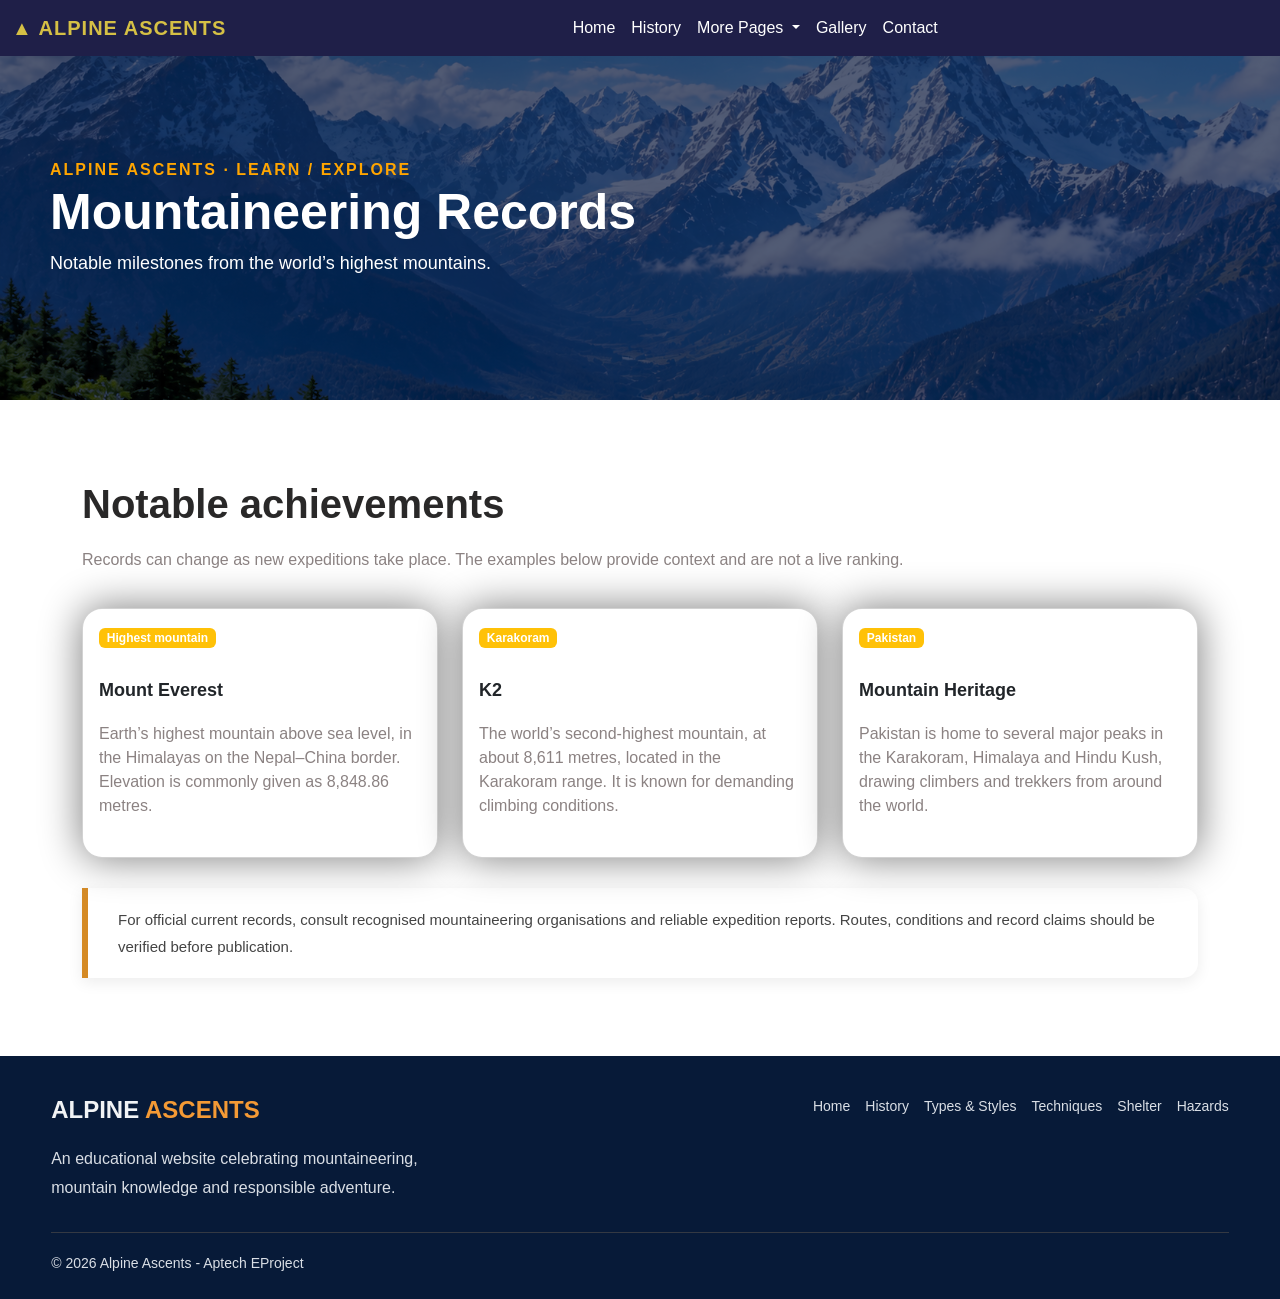
<file: pages/records.html>
<!DOCTYPE html>
<html lang="en">
<head>
    <meta charset="UTF-8">
    <meta name="viewport" content="width=device-width, initial-scale=1.0">
    <title>Records</title>
    <link rel="stylesheet" href="../asccent/Distribution/Bootstrap/css/bootstrap.min.css">
    <link rel="stylesheet" href="../asccent/Distribution/style.css">
</head>
<body>
  <!-- navber start -->
    <nav class="navbar navbar-expand-lg navbar-light ">
  <div class="container-fluid">
    <a class="navbar-brand  " href="#">▲ ALPINE ASCENTS</a>
    <button class="navbar-toggler btn btn-light" type="button" data-bs-toggle="collapse" data-bs-target="#navbarNav" aria-controls="navbarNav" aria-expanded="false" aria-label="Toggle navigation">
      <span class="navbar-toggler-icon"></span>
    </button>
    <div class="collapse navbar-collapse " id="navbarNav">
      <ul class="navbar-nav mx-auto ">
        <li class="nav-item">
          <a class="nav-link " aria-current="page" href="index.html">Home</a>
        </li>
        <li class="nav-item">
          <a class="nav-link"   href="history.html">History</a>
        </li>
        <li class="nav-item dropdown">
          <a class="nav-link dropdown-toggle" href="#" id="navbarDropdown" role="button" data-bs-toggle="dropdown" aria-expanded="false">
            More Pages
          </a>
          <ul class="dropdown-menu" aria-labelledby="navbarDropdown">
            <li><a class="dropdown-item" href="types&styles.html">Types&Styles</a></li>
            <li><a class="dropdown-item" href="techniques.html">Techniques</a></li>
            <li><a class="dropdown-item" href="shelter.html">Shelter</a></li>
            <li><a class="dropdown-item" href="hazards.html">Hazards</a></li>
            <li><a class="dropdown-item" href="records.html">Records</a></li>
            <li><a class="dropdown-item" href="organization.html">Organizations</a></li>
            <li><a class="dropdown-item" href="#">Succcess stories</a></li>
          </ul>
        </li>
        <li class="nav-item">
          <a class="nav-link " href="gallery.html" tabindex="-1" aria-disabled="true">Gallery</a>
        </li>
        <li class="nav-item">
          <a class="nav-link " href="contact us .html" tabindex="-1" aria-disabled="true">Contact</a>
        </li>
      </ul>
    </div>
  </div>
</nav>
<!-- navber end -->

<!-- part 2 start -->
<!--records hreo banner start -->
 <section class="history-banner">
    <div class="banner-overlay"></div>

    <div class="banner-content">
        <span class="banner-tag">
            ALPINE ASCENTS · LEARN / EXPLORE
        </span>

        <h1>Mountaineering Records</h1>

        <p>
            Notable milestones from the world’s highest mountains.
        </p>
    </div>
</section>
<!-- records Hero Banner end-->
<!-- part 3 start -->
 <div class="container">
    <h1>Notable achievements</h1>
    <p>Records can change as new expeditions take place. The examples below provide context and are not a live ranking.</p>
    <div class="row">
        <div class="col-md-4">
         <div class="card" style="height: 250px; ">
  <div class="card-body">
    <h6 class="badge bg-warning">Highest mountain</h6>
    <br><br>
    <h6 class="card-title" style="font-weight: bolder;font-size: large;">Mount Everest</h6>
    <p class="card-text">Earth’s highest mountain above sea level, in the Himalayas on the Nepal–China border. Elevation is commonly given as 8,848.86 metres.</p>
    
  </div>
</div>
        </div>
        <div class="col-md-4">
         <div class="card" style="height: 250px;">
  <div class="card-body">
    <h6 class="badge bg-warning" >Karakoram</h6>
    <br><br>
    <h6 class="card-title" style="font-weight: bolder;font-size: large;">K2</h6>
    <p class="card-text">The world’s second-highest mountain, at about 8,611 metres, located in the Karakoram range. It is known for demanding climbing conditions.</p>
   
  </div>
</div>
        </div>
        <div class="col-md-4">
          <div class="card" style="height: 250px;">
  <div class="card-body">
    <h6 class="badge bg-warning">Pakistan</h6>
    <br><br>
    <h6 class="card-title " style="font-weight: bolder;font-size: large;">Mountain Heritage</h6>
    
    <p class="card-text">Pakistan is home to several major peaks in the Karakoram, Himalaya and Hindu Kush, drawing climbers and trekkers from around the world.</p>
    
  </div>
</div>
        </div>
    </div>

<div class="info-box">
    <p>
        For official current records, consult recognised
        mountaineering organisations and reliable expedition
        reports. Routes, conditions and record claims should
        be verified before publication.
    </p>
</div>


 </div>
 <br><br>
<!-- part 3 end -->

<footer class="site-footer">
    <div class="footer-top">

        <div class="footer-about">
            <h2>ALPINE <span>ASCENTS</span></h2>
            <p>
                An educational website celebrating mountaineering,
                mountain knowledge and responsible adventure.
            </p>
        </div>

        <div class="footer-links">
            <a href="#home">Home</a>
            <a href="history.html">History</a>
            <a href="#types">Types & Styles</a>
            <a href="#techniques">Techniques</a>
            <a href="shelter.html">Shelter</a>
            <a href="hazards.html">Hazards</a>
        </div>

    </div>

    <div class="footer-bottom">
        <p>© 2026 Alpine Ascents - Aptech EProject</p>
        
    </div>
</footer>






    <script src="../asccent/Distribution/Bootstrap/js/bootstrap.bundle.min.js"></script>
</body>
</html>
</file>
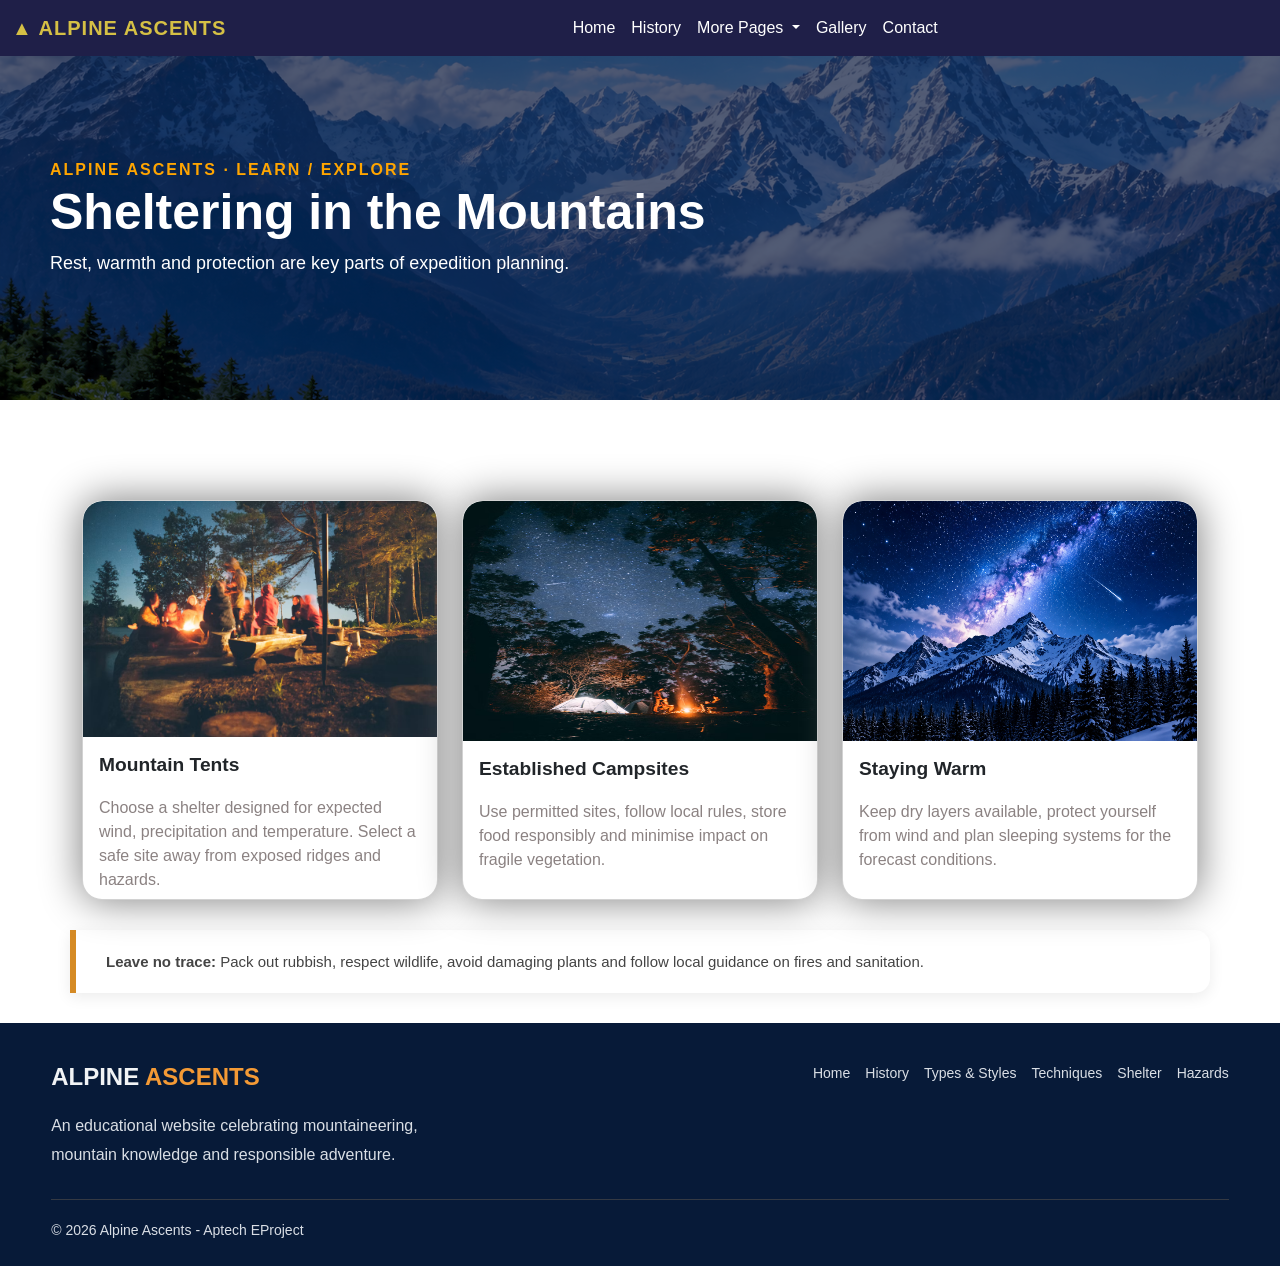
<file: pages/shelter.html>
<!DOCTYPE html>
<html lang="en">
<head>
    <meta charset="UTF-8">
    <meta name="viewport" content="width=device-width, initial-scale=1.0">
    <title>Sheltering in the Mountains</title>
    <link rel="stylesheet" href="../asccent/Distribution/Bootstrap/css/bootstrap.min.css">
    <link rel="stylesheet" href="../asccent/Distribution/style.css">
</head>
<body>
    <!-- navber start -->
    <nav class="navbar navbar-expand-lg navbar-light ">
  <div class="container-fluid">
    <a class="navbar-brand  " href="#">▲ ALPINE ASCENTS</a>
    <button class="navbar-toggler btn btn-light" type="button" data-bs-toggle="collapse" data-bs-target="#navbarNav" aria-controls="navbarNav" aria-expanded="false" aria-label="Toggle navigation">
      <span class="navbar-toggler-icon"></span>
    </button>
    <div class="collapse navbar-collapse " id="navbarNav">
      <ul class="navbar-nav mx-auto ">
        <li class="nav-item">
          <a class="nav-link " aria-current="page" href="index.html">Home</a>
        </li>
        <li class="nav-item">
          <a class="nav-link"   href="history.html">History</a>
        </li>
        <li class="nav-item dropdown">
          <a class="nav-link dropdown-toggle" href="#" id="navbarDropdown" role="button" data-bs-toggle="dropdown" aria-expanded="false">
            More Pages
          </a>
          <ul class="dropdown-menu" aria-labelledby="navbarDropdown">
            <li><a class="dropdown-item" href="types&styles.html">Types&Styles</a></li>
            <li><a class="dropdown-item"  href="techniques.html">Techniques</a></li>
            <li><a class="dropdown-item" href="shelter.html">Shelter</a></li>
            <li><a class="dropdown-item" href="hazards.html">Hazards</a></li>
            <li><a class="dropdown-item" href="records.html">Records</a></li>
            <li><a class="dropdown-item" href="organization.html">Organizations</a></li>
            <li><a class="dropdown-item" href="success stories.html">Succcess stories</a></li>
          </ul>
        </li>
        <li class="nav-item">
          <a class="nav-link " href="gallery.html" tabindex="-1" aria-disabled="true">Gallery</a>
        </li>
        <li class="nav-item">
          <a class="nav-link " href="contact us .html" tabindex="-1" aria-disabled="true">Contact</a>
        </li>
      </ul>
    </div>
  </div>
</nav>
<!-- navber end -->
    <!-- part 2 start -->
<!-- shelter hreo banner start -->
 <section class="history-banner">
    <div class="banner-overlay"></div>

    <div class="banner-content">
        <span class="banner-tag">
            ALPINE ASCENTS · LEARN / EXPLORE
        </span>

        <h1>Sheltering in the Mountains</h1>

        <p>
            Rest, warmth and protection are key parts of expedition planning.
        </p>
    </div>
</section>
<!-- shelter Hero Banner end-->


<!-- shelter card start -->
<div class="container">
    <div class="row">
     <div class="col-md-4">
        <div class="card" style="height: 400px;" >
  <img src="../asccent/images/card12.avif" style="height: 240px;" class="card-img-top" alt="...">
  <div class="card-body">
    <h6 class="card-title" style="font-size: larger;font-weight: bolder;">Mountain Tents</h6>
    <p class="card-text">Choose a shelter designed for expected wind, precipitation and temperature. Select a safe site away from exposed ridges and hazards.</p>
    
  </div>
</div>
     </div>
     <div class="col-md-4">
        <div class="card" style="height: 400px;" >
  <img src="../asccent/images/established.avif" class="card-img-top "  style="height: 240px;" alt="...">
  <div class="card-body">
    <h6 class="card-title"  style="font-size: larger;font-weight: bolder;">Established Campsites</h6>
    <p class="card-text">Use permitted sites, follow local rules, store food responsibly and minimise impact on fragile vegetation.</p>
   
  </div>
</div>
     </div>
     <div class="col-md-4">
        <div class="card" style="height: 400px;">
  <img src="../asccent/images/global.png" style="height: 240px;"  class="card-img-top" alt="...">
  <div class="card-body">
    <h6 class="card-title"  style="font-size: larger;font-weight: bolder;">Staying Warm</h6>
    <p class="card-text">Keep dry layers available, protect yourself from wind and plan sleeping systems for the forecast conditions.</p>
    
  </div>
</div>
     </div>


     <div class="info-box">
    <p>
        <span style="font-weight: bolder;">Leave no trace: </span> Pack out rubbish, respect wildlife, avoid damaging plants and follow local guidance on fires and sanitation.
    </p>
</div>

    </div>
</div>



 <!-- shelter card end -->



 <!-- footer start -->
   <footer class="site-footer">
    <div class="footer-top">

        <div class="footer-about">
            <h2>ALPINE <span>ASCENTS</span></h2>
            <p>
                An educational website celebrating mountaineering,
                mountain knowledge and responsible adventure.
            </p>
        </div>

        <div class="footer-links">
            <a href="index.html">Home</a>
            <a href="history.html">History</a>
            <a href="types&styles.html">Types & Styles</a>
            <a href="techniques.html">Techniques</a>
            <a href="shelter.html">Shelter</a>
            <a href="hazards.html">Hazards</a>
        </div>

    </div>

    <div class="footer-bottom">
        <p>© 2026 Alpine Ascents - Aptech EProject </p>
        
    </div>
</footer>



    <script src="../asccent/Distribution/Bootstrap/js/bootstrap.bundle.min.js"></script>
</body>
</html>
</file>
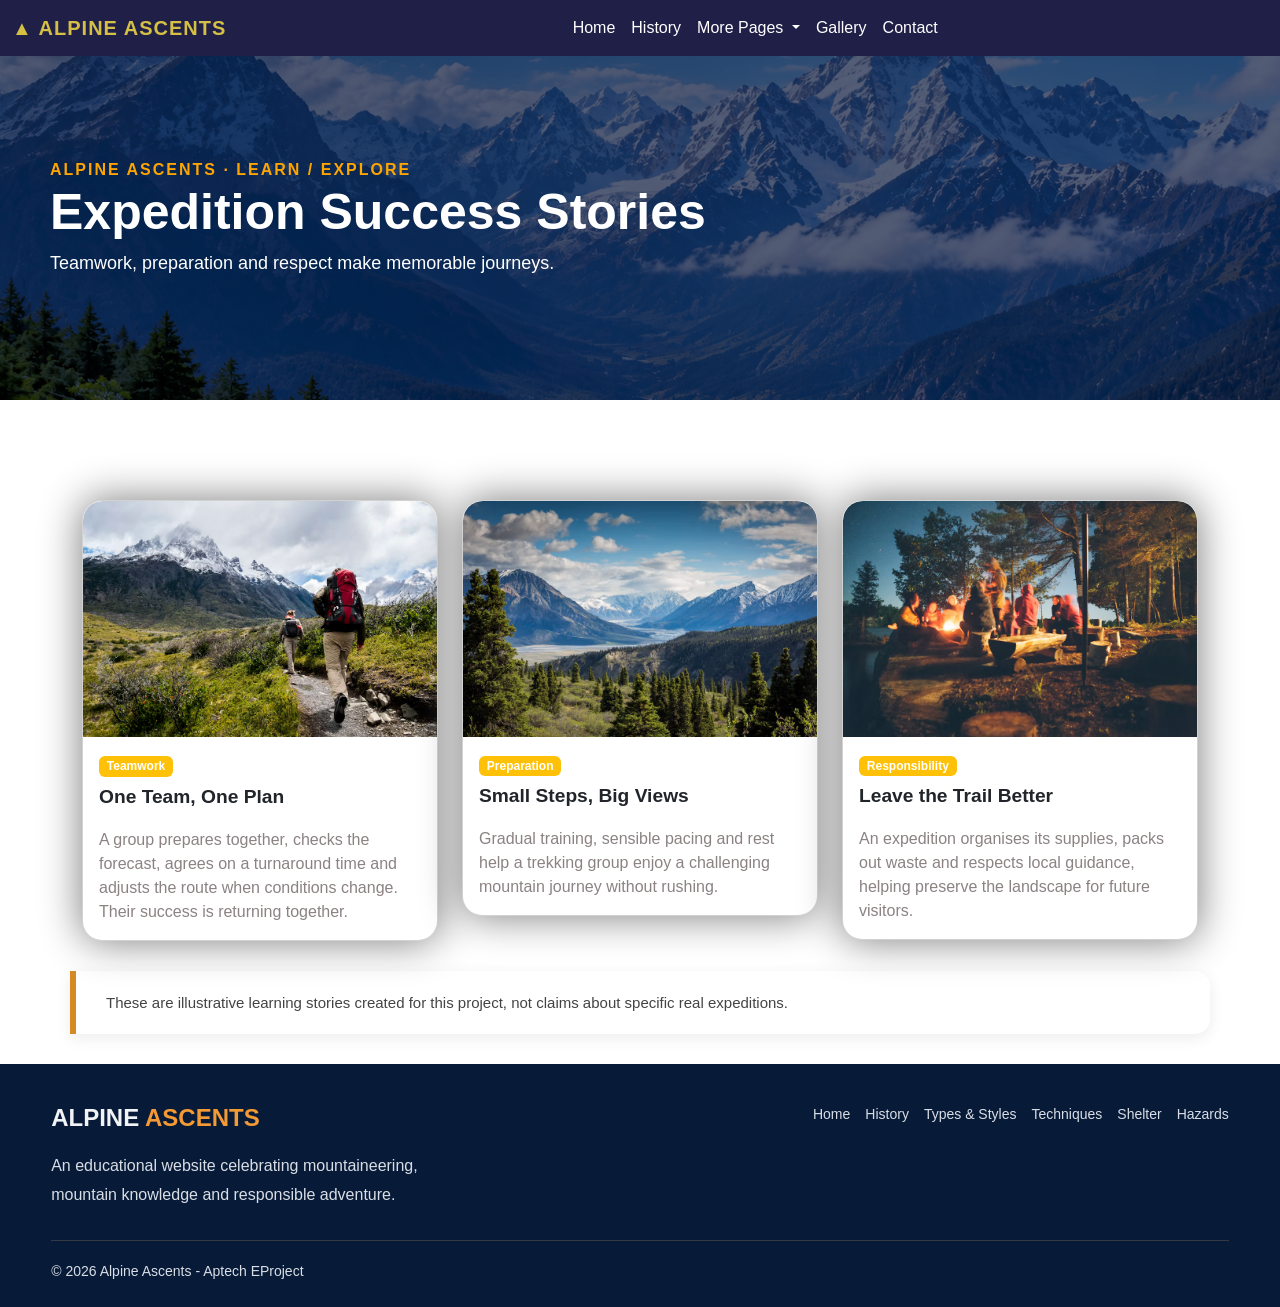
<file: pages/success stories.html>
<!DOCTYPE html>
<html lang="en">
<head>
    <meta charset="UTF-8">
    <meta name="viewport" content="width=device-width, initial-scale=1.0">
    <title>Success stories</title>
    <link rel="stylesheet" href="../asccent/Distribution/Bootstrap/css/bootstrap.min.css">
    <link rel="stylesheet" href="../asccent/Distribution/style.css">
</head>
<body>
     <!-- navber start -->
    <nav class="navbar navbar-expand-lg navbar-light ">
  <div class="container-fluid">
    <a class="navbar-brand  " href="#">▲ ALPINE ASCENTS</a>
    <button class="navbar-toggler btn btn-light" type="button" data-bs-toggle="collapse" data-bs-target="#navbarNav" aria-controls="navbarNav" aria-expanded="false" aria-label="Toggle navigation">
      <span class="navbar-toggler-icon"></span>
    </button>
    <div class="collapse navbar-collapse " id="navbarNav">
      <ul class="navbar-nav mx-auto ">
        <li class="nav-item">
          <a class="nav-link " aria-current="page" href="index.html">Home</a>
        </li>
        <li class="nav-item">
          <a class="nav-link"   href="history.html">History</a>
        </li>
        <li class="nav-item dropdown">
          <a class="nav-link dropdown-toggle" href="#" id="navbarDropdown" role="button" data-bs-toggle="dropdown" aria-expanded="false">
            More Pages
          </a>
          <ul class="dropdown-menu" aria-labelledby="navbarDropdown">
            <li><a class="dropdown-item" href="types&styles.html">Types&Styles</a></li>
            <li><a class="dropdown-item"  href="techniques.html">Techniques</a></li>
            <li><a class="dropdown-item" href="shelter.html">Shelter</a></li>
            <li><a class="dropdown-item" href="hazards.html">Hazards</a></li>
            <li><a class="dropdown-item" href="records.html">Records</a></li>
            <li><a class="dropdown-item" href="organization.html">Organizations</a></li>
            <li><a class="dropdown-item" href="success stories.html">Succcess stories</a></li>
          </ul>
        </li>
        <li class="nav-item">
          <a class="nav-link " href="gallery.html" tabindex="-1" aria-disabled="true">Gallery</a>
        </li>
        <li class="nav-item">
          <a class="nav-link " href="contact us .html" tabindex="-1" aria-disabled="true">Contact</a>
        </li>
      </ul>
    </div>
  </div>
</nav>
<!-- navber end -->
 <!-- part 2 start -->
<!-- success stories hreo banner start -->
 <section class="history-banner">
    <div class="banner-overlay"></div>

    <div class="banner-content">
        <span class="banner-tag">
            ALPINE ASCENTS · LEARN / EXPLORE
        </span>

        <h1>Expedition Success Stories</h1>

        <p>
            Teamwork, preparation and respect make memorable journeys.
        </p>
    </div>
</section>
<!-- success stories Hero Banner end-->

<!-- cards starts -->
 <div class="container">
    <div class="row">
      <div class="col-md-4">
      <div class="card"  style="height: auto;">
  <img src="../asccent/images/card2.avif" class="card-img-top" alt="...">
  <div class="card-body">
    <h6 class="badge bg-warning">Teamwork</h6>
    <h3 class="card-title" style="font-size: larger; font-weight: bolder;">One Team, One Plan</h3>
    <p class="card-text">A group prepares together, checks the forecast, agrees on a turnaround time and adjusts the route when conditions change. Their success is returning together.</p>
    
  </div>
</div>
      </div>
      <div class="col-md-4">
      <div class="card" style="height: auto;">
  <img src="../asccent/images/card1.avif" class="card-img-top" alt="...">
  <div class="card-body">
    <h6 class="badge bg-warning">Preparation</h6>
    <h3 class="card-title" style="font-size: larger; font-weight: bolder;">Small Steps, Big Views</h3>
    <p class="card-text">Gradual training, sensible pacing and rest help a trekking group enjoy a challenging mountain journey without rushing.</p>

    
  </div>
</div>
      </div>
      <div class="col-md-4">
       <div class="card" style="height: auto;">
  <img src="../asccent/images/card12.avif" class="card-img-top" alt="...">
  <div class="card-body">
    <h6 class="badge bg-warning">Responsibility</h6>
    <h3 class="card-title" style="font-size: larger; font-weight: bolder;">Leave the Trail Better</h3>
    <p class="card-text">An expedition organises its supplies, packs out waste and respects local guidance, helping preserve the landscape for future visitors.</p>
    
  </div>
</div>
      </div>


<div class="info-box">
    <p>
        These are illustrative learning stories created for this project, not claims about specific real expeditions.
    </p>
</div>

    </div>
 </div>
<!-- cards end  -->

<footer class="site-footer">
    <div class="footer-top">

        <div class="footer-about">
            <h2>ALPINE <span>ASCENTS</span></h2>
            <p>
                An educational website celebrating mountaineering,
                mountain knowledge and responsible adventure.
            </p>
        </div>

        <div class="footer-links">
            <a href="index.html">Home</a>
            <a href="history.html">History</a>
            <a href="types&styles.html">Types & Styles</a>
            <a href="techniques.html">Techniques</a>
            <a href="shelter.html">Shelter</a>
            <a href="hazards.html">Hazards</a>
        </div>

    </div>

    <div class="footer-bottom">
        <p>© 2026 Alpine Ascents - Aptech EProject </p>
        
    </div>
</footer>


    <script src="../asccent/Distribution/Bootstrap/js/bootstrap.bundle.min.js"></script>
</body>
</html>
</file>
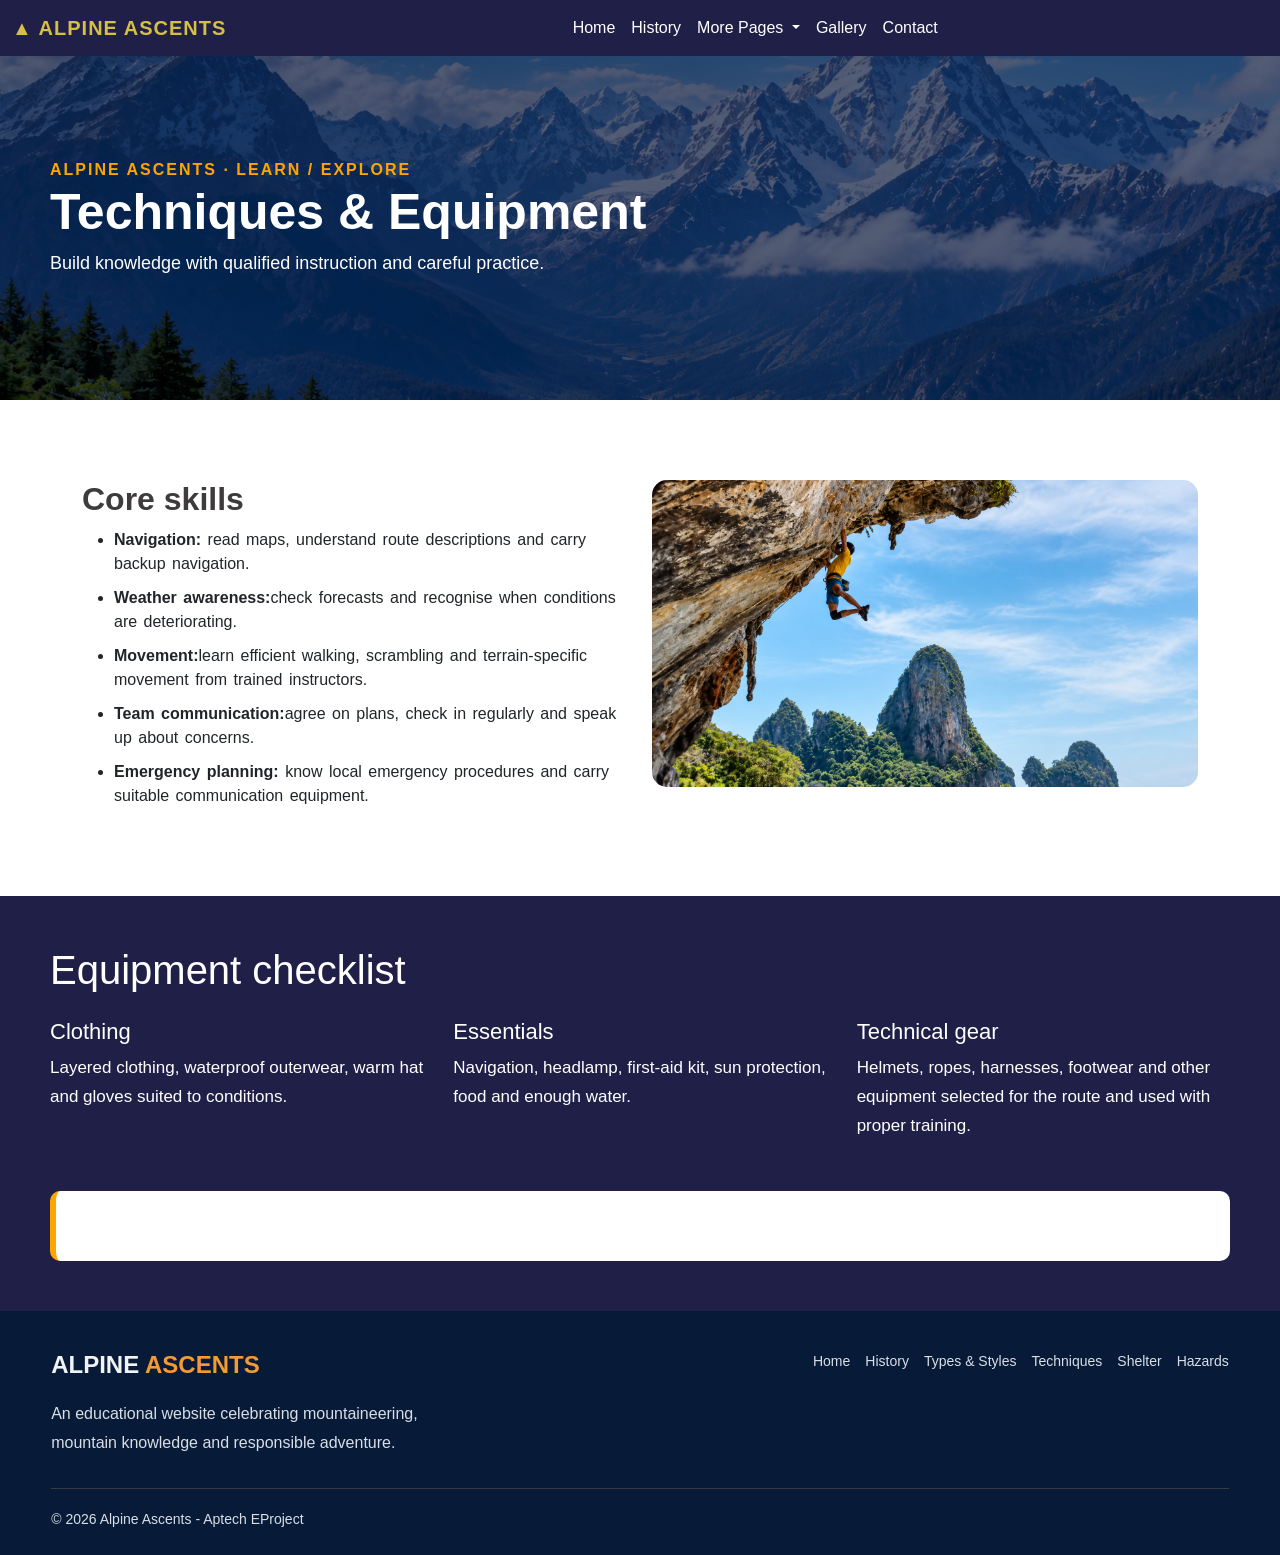
<file: pages/techniques.html>
<!DOCTYPE html>
<html lang="en">
<head>
    <meta charset="UTF-8">
    <meta name="viewport" content="width=device-width, initial-scale=1.0">
    <title>Techniques</title>
    <link rel="stylesheet" href="../asccent/Distribution/Bootstrap/css/bootstrap.min.css">
    <link rel="stylesheet" href="../asccent/Distribution/style.css">
</head>
<body>
    <!-- navber start -->
    <nav class="navbar navbar-expand-lg navbar-light ">
  <div class="container-fluid">
    <a class="navbar-brand  " href="#">▲ ALPINE ASCENTS</a>
    <button class="navbar-toggler btn btn-light" type="button" data-bs-toggle="collapse" data-bs-target="#navbarNav" aria-controls="navbarNav" aria-expanded="false" aria-label="Toggle navigation">
      <span class="navbar-toggler-icon"></span>
    </button>
    <div class="collapse navbar-collapse " id="navbarNav">
      <ul class="navbar-nav mx-auto ">
        <li class="nav-item">
          <a class="nav-link " aria-current="page" href="index.html">Home</a>
        </li>
        <li class="nav-item">
          <a class="nav-link"   href="history.html">History</a>
        </li>
        <li class="nav-item dropdown">
          <a class="nav-link dropdown-toggle" href="#" id="navbarDropdown" role="button" data-bs-toggle="dropdown" aria-expanded="false">
            More Pages
          </a>
          <ul class="dropdown-menu" aria-labelledby="navbarDropdown">
            <li><a class="dropdown-item" href="types&styles.html">Types&Styles</a></li>
            <li><a class="dropdown-item"  href="techniques.html">Techniques</a></li>
            <li><a class="dropdown-item" href="shelter.html">Shelter</a></li>
            <li><a class="dropdown-item" href="hazards.html">Hazards</a></li>
            <li><a class="dropdown-item" href="records.html">Records</a></li>
            <li><a class="dropdown-item" href="organization.html">Organizations</a></li>
            <li><a class="dropdown-item" href="success stories.html">Succcess stories</a></li>
          </ul>
        </li>
        <li class="nav-item">
          <a class="nav-link " href="gallery.html" tabindex="-1" aria-disabled="true">Gallery</a>
        </li>
        <li class="nav-item">
          <a class="nav-link " href="contact us .html" tabindex="-1" aria-disabled="true">Contact</a>
        </li>
      </ul>
    </div>
  </div>
</nav>
<!-- navber end -->
 <!-- part 2 start -->
  
<!-- History Hero Banner start -->
<section class="history-banner">
    <div class="banner-overlay"></div>

    <div class="banner-content">
        <span class="banner-tag">
            ALPINE ASCENTS · LEARN / EXPLORE
        </span>

        <h1>Techniques & Equipment</h1>

        <p>
            Build knowledge with qualified instruction and careful practice.
        </p>
    </div>
</section>
<!-- History Hero Banner end-->

<!-- core skill start -->

<div class="container">
<div class="row">
<div class="col-md-6 coreskill ">
  <h2>Core skills</h2>
  <ul>
    <li><strong>Navigation:</strong> read maps, understand route descriptions and carry backup navigation.</li>
    <li><strong>Weather awareness:</strong>check forecasts and recognise when conditions are deteriorating.</li>
    <li><strong>Movement:</strong>learn efficient walking, scrambling and terrain-specific movement from trained instructors.</li>
    <li><strong>Team communication:</strong>agree on plans, check in regularly and speak up about concerns.</li>
    <li><strong>Emergency planning:</strong> know local emergency procedures and carry suitable communication equipment.</li>
  </ul>
</div>
<div class="col-md-6 ">
  <img src="../asccent/images/coreskill.png" class="w-100" style="height: auto ;">
</div>

</div>
</div>
<br>
<br><br>


<!-- Equipment start -->


<section class="equipment">

    <h1>Equipment checklist</h1>

    <div class="equipment-row">

        <div class="item">
            <h3>Clothing</h3>
            <p>Layered clothing, waterproof outerwear, warm hat and gloves suited to conditions.</p>
        </div>

        <div class="item">
            <h3>Essentials</h3>
            <p>Navigation, headlamp, first-aid kit, sun protection, food and enough water.</p>
        </div>

        <div class="item">
            <h3>Technical gear</h3>
            <p>Helmets, ropes, harnesses, footwear and other equipment selected for the route and used with proper training.</p>
        </div>

    </div>

    <div class="white-box"></div>

</section>
 
<!-- Equipment end -->

<footer class="site-footer">
    <div class="footer-top">

        <div class="footer-about">
            <h2>ALPINE <span>ASCENTS</span></h2>
            <p>
                An educational website celebrating mountaineering,
                mountain knowledge and responsible adventure.
            </p>
        </div>

        <div class="footer-links">
            <a href="index.html">Home</a>
            <a href="history.html">History</a>
            <a href="types&styles.html">Types & Styles</a>
            <a href="techniques.html">Techniques</a>
            <a href="shelter.html">Shelter</a>
            <a href="hazards.html">Hazards</a>
        </div>

    </div>

    <div class="footer-bottom">
        <p>© 2026 Alpine Ascents - Aptech EProject </p>
        
    </div>
</footer>







<script src="../asccent/Distribution/Bootstrap/js/bootstrap.bundle.min.js"></script>
</body>
</html>
</file>
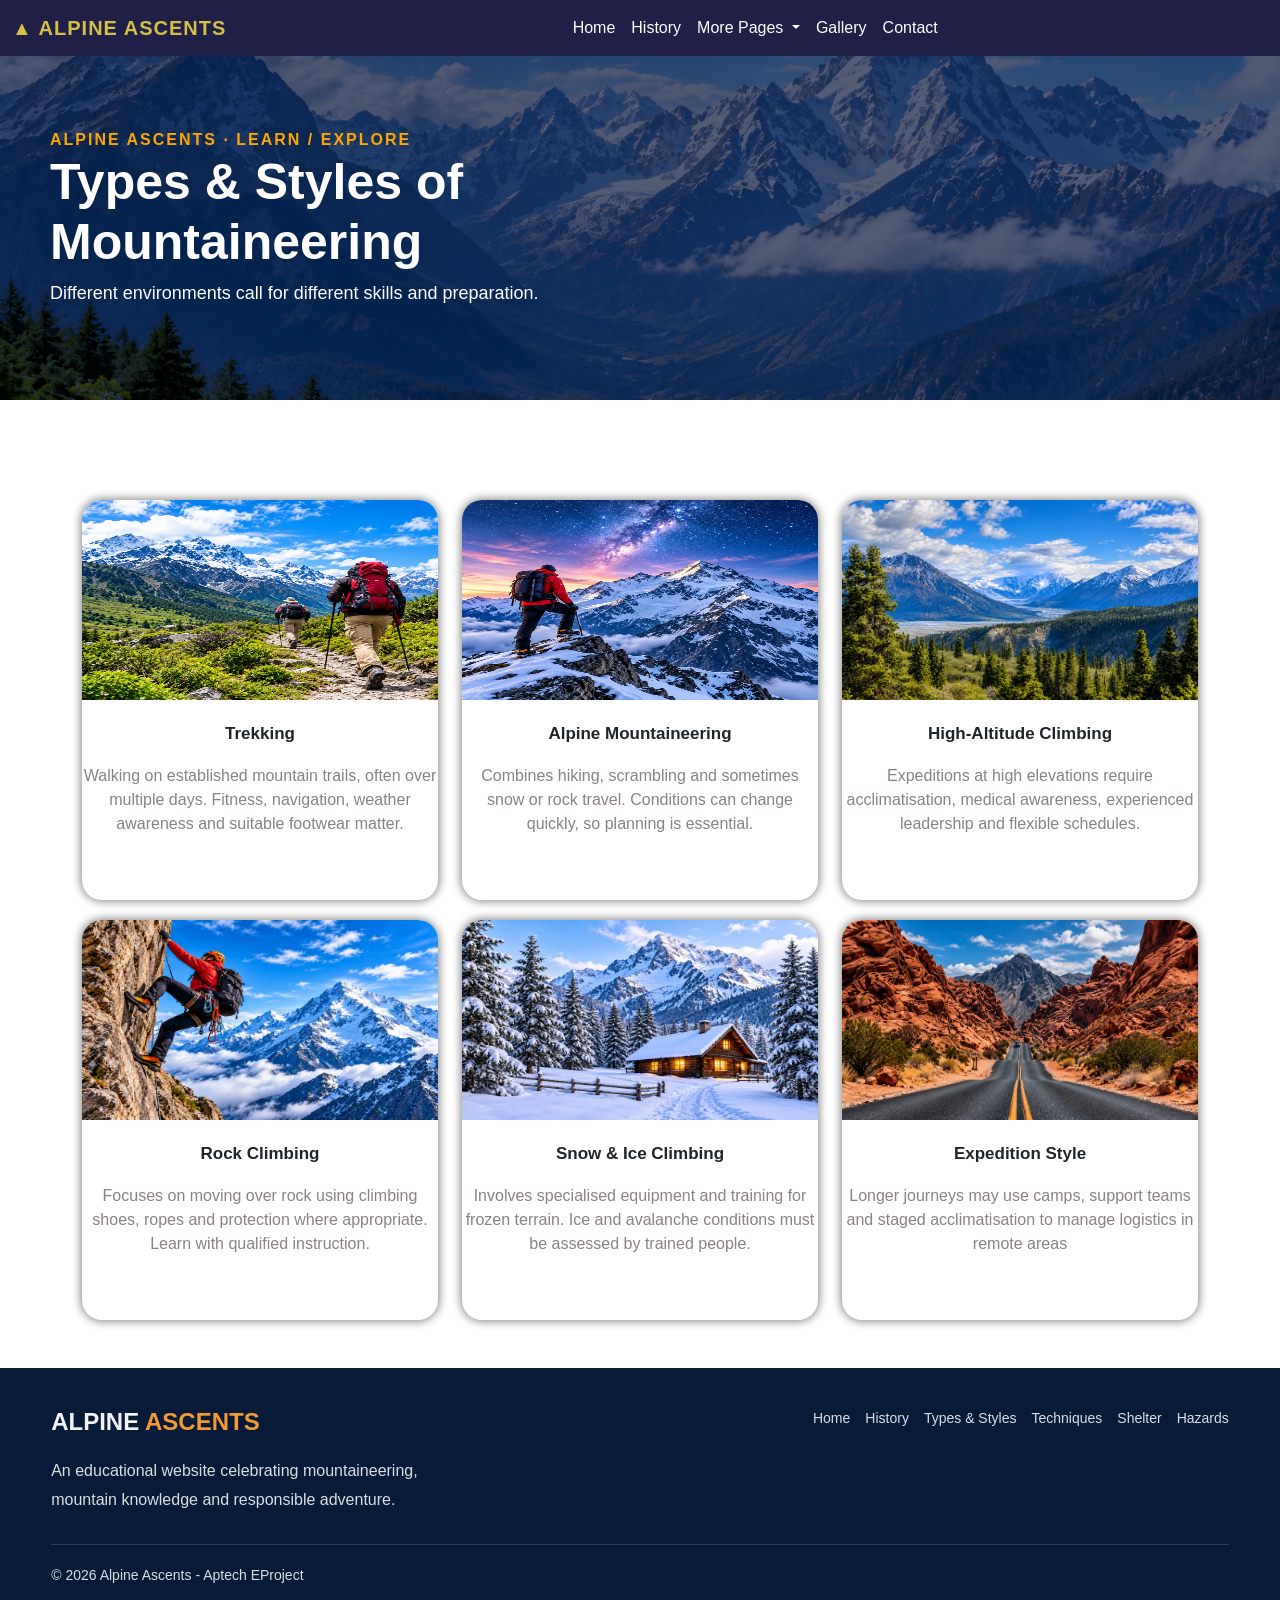
<file: pages/types&styles.html>
<!DOCTYPE html>
<html lang="en">
<head>
    <meta charset="UTF-8">
    <meta name="viewport" content="width=device-width, initial-scale=1.0">
    <title>Types&Styles</title>
    <link rel="stylesheet" href="../asccent/Distribution/Bootstrap/css/bootstrap.min.css">
    <link rel="stylesheet" href="../asccent/Distribution/style.css">
</head>
<body>
     <!-- navber start -->
    <nav class="navbar navbar-expand-lg navbar-light ">
  <div class="container-fluid">
    <a class="navbar-brand  " href="#">▲ ALPINE ASCENTS</a>
    <button class="navbar-toggler btn btn-light" type="button" data-bs-toggle="collapse" data-bs-target="#navbarNav" aria-controls="navbarNav" aria-expanded="false" aria-label="Toggle navigation">
      <span class="navbar-toggler-icon"></span>
    </button>
    <div class="collapse navbar-collapse " id="navbarNav">
      <ul class="navbar-nav mx-auto ">
        <li class="nav-item">
          <a class="nav-link " aria-current="page" href="index.html">Home</a>
        </li>
        <li class="nav-item">
          <a class="nav-link"   href="history.html">History</a>
        </li>
        <li class="nav-item dropdown">
          <a class="nav-link dropdown-toggle" href="#" id="navbarDropdown" role="button" data-bs-toggle="dropdown" aria-expanded="false">
            More Pages
          </a>
          <ul class="dropdown-menu" aria-labelledby="navbarDropdown">
            <li><a class="dropdown-item" href="types&styles.html">Types&Styles</a></li>
            <li><a class="dropdown-item"  href="techniques.html">Techniques</a></li>
            <li><a class="dropdown-item" href="shelter.html">Shelter</a></li>
            <li><a class="dropdown-item" href="hazards.html">Hazards</a></li>
            <li><a class="dropdown-item" href="records.html">Records</a></li>
            <li><a class="dropdown-item" href="organization.html">Organizations</a></li>
            <li><a class="dropdown-item" href="success stories.html">Succcess stories</a></li>
          </ul>
        </li>
        <li class="nav-item">
          <a class="nav-link " href="gallery.html" tabindex="-1" aria-disabled="true">Gallery</a>
        </li>
        <li class="nav-item">
          <a class="nav-link " href="contact us .html" tabindex="-1" aria-disabled="true">Contact</a>
        </li>
      </ul>
    </div>
  </div>
</nav>
<!-- navber end -->

<!-- part 2 start -->
<!-- type&style hreo banner start -->
 <section class="history-banner">
    <div class="banner-overlay"></div>

    <div class="banner-content">
        <span class="banner-tag">
            ALPINE ASCENTS · LEARN / EXPLORE
        </span>

        <h1>Types & Styles of <br> Mountaineering</h1>

        <p>
            Different environments call for different skills and preparation.
        </p>
    </div>
</section>
<!-- type&style Hero Banner end-->

<!-- cards start -->
 <div class="container ">
    <div class="row">
        <div class="col-md-4 col-sm-6 col-lg-4">
         <div class="typestylecard">
  <img src="../asccent/images/typecard1.png" class="card-img-top  " alt="...">
  <br><br>
  <div class="card-body">
    <h4 class="card-title h4title">Trekking</h4>
    <p class="card-text ptext">Walking on established mountain trails, often over multiple days. Fitness, navigation, weather awareness and suitable footwear matter.</p>
  </div>
</div>
        </div>
        <div class="col-md-4 col-sm-6 col-lg-4">
        <div class="typestylecard" >
  <img src="../asccent/images/typecard2.png" class="card-img-top" alt="...">
  <br><br>
  <div class="card-body">
    <h4 class="card-title h4title">Alpine Mountaineering</h4>
    <p class="card-text ptext">Combines hiking, scrambling and sometimes snow or rock travel. Conditions can change quickly, so planning is essential.</p>
    
  </div>
</div>
        </div>
        <div class="col-md-4 col-sm-6 col-lg-4">
         <div class="typestylecard" >
  <img src="../asccent/images/typecard3.png" class="card-img-top" alt="...">
  <br><br>
  <div class="card-body">
    <h4 class="card-title h4title">High-Altitude Climbing</h4>
    <p class="card-text ptext">Expeditions at high elevations require acclimatisation, medical awareness, experienced leadership and flexible schedules.</p>

  </div>
</div>
        </div>

        <div class="col-md-4 col-sm-6 col-lg-4">
            <div class="typestylecard">
  <img src="../asccent/images/typecard4.png" class="card-img-top" alt="...">
  <br><br>
  <div class="card-body">
    <h4 class="card-title h4title">Rock Climbing</h4>
    <p class="card-text ptext">Focuses on moving over rock using climbing shoes, ropes and protection where appropriate. Learn with qualified instruction.</p>
    
  </div>
</div>
        </div>
        <div class="col-md-4 col-sm-6 col-lg-4">
            <div class="typestylecard" >
  <img src="../asccent/images/typecard5.png" class="card-img-top" alt="...">
  <br><br>
  <div class="card-body">
    <h4 class="card-title h4title">Snow & Ice Climbing</h4>
    <p class="card-text ptext">Involves specialised equipment and training for frozen terrain. Ice and avalanche conditions must be assessed by trained people.</p>

  </div>
</div>
        </div>
        <div class="col-md-4 col-sm-6 col-lg-4">
            <div class="typestylecard" >
  <img src="../asccent/images/typecard6.png" class="card-img-top" alt="...">
  <br><br>
  <div class="card-body">
    <h4 class="card-title h4title">Expedition Style</h4>
    <p class="card-text ptext">Longer journeys may use camps, support teams and staged acclimatisation to manage logistics in remote areas</p>
    
  </div>
</div>
        </div>
    
     </div>
 </div>

  <!-- cards end -->
  <br><br>
  <!-- footer start -->
   <footer class="site-footer">
    <div class="footer-top">

        <div class="footer-about">
            <h2>ALPINE <span>ASCENTS</span></h2>
            <p>
                An educational website celebrating mountaineering,
                mountain knowledge and responsible adventure.
            </p>
        </div>

        <div class="footer-links">
            <a href="index.html">Home</a>
            <a href="history.html">History</a>
            <a href="types&styles.html">Types & Styles</a>
            <a href="techniques.html">Techniques</a>
            <a href="shelter.html">Shelter</a>
            <a href="hazards.html">Hazards</a>
        </div>

    </div>

    <div class="footer-bottom">
        <p>© 2026 Alpine Ascents - Aptech EProject </p>
        
    </div>
</footer>




    <script src="../asccent/Distribution/Bootstrap/js/bootstrap.bundle.min.js"></script>
</body>
</html>
</file>
<file: asccent/Distribution/style.css>
/* Navbar start */
        body {
            margin: 0;
            font-family: Arial, sans-serif;
            background: var(--light);
            scroll-behavior: smooth;
        }

        section {
            padding: 75px 0;
            scroll-margin-top: 75px;
        }
        .navbar {
            background-color:rgb(31, 31, 72) ;
            position: fixed;
            top: 0;
            left: 0;
            width: 100%;
            z-index: 9999;
        }



        .navbar-brand {
            color:  rgb(213, 192, 69);
            font-weight: bold;
            letter-spacing: 1px;
        }
        .navbar-brand:hover {
            color:white ;
        }
        
        .nav-link {
            color: white !important;
            transition: 0.3s;
            font-size: medium;
        }

        .nav-link:hover,
        .nav-link.active {
            color:  rgb(213, 192, 69) !important;
            
        }

  /* Navbar end */




/* Slider image */
.carousel-item {
    position: relative;

}
.slide{
    margin-top: 50px;
}

.carousel-item img {
    width: 100%;
    height: 500px;
    object-fit: cover;
    object-position: center;

}

/* Dark overlay for readable text */
.carousel-item::after {
    content: "";
    position: absolute;
    inset: 0;
    background: linear-gradient(
        90deg,
        rgba(10, 25, 35, 0.85),
        rgba(10, 25, 35, 0.35),
        rgba(10, 25, 35, 0.05)
    );
    pointer-events: none;
}

/* Caption */
.carousel-caption {
    z-index: 2;
    left: 5%;
    right: 5%;
    bottom: 12%;
    width: auto;
    text-align: left;
    padding: 0;
}

/* Small heading */
.hero-subtitle {
    color: white;
    font-size: clamp(10px, 1.2vw, 18px);
    font-weight: 700;
    letter-spacing: clamp(1px, 0.25vw, 4px);
    margin-bottom: 18px;
}

/* Main heading */
.hero-title {
    color: #fff;
    font-size: clamp(30px, 4.5vw, 64px);
    font-weight: 800;
    line-height: 1.08;
    margin-bottom: 18px;
    overflow-wrap: break-word;
}

/* Description */
.hero-description {
    color: #fff;
    font-size: clamp(13px, 1.4vw, 20px);
    line-height: 1.6;
    max-width: 850px;
    margin-bottom: 24px;
}

/* Buttons */
.btn-explore,
.btn-gallery {
    display: inline-block;
    padding: 14px 22px;
    font-size: clamp(12px, 1.3vw, 19px);
    font-weight: 700;
    border-radius: 10px;
    margin: 0 8px 8px 0;
    white-space: normal;
}

.btn-explore {
    background: #ff862e;
    color: #111;
    border: 1px solid #ff862e;
}

.btn-gallery {
    color: #fff;
    border: 1px solid #fff;
}

.btn-explore:hover {
    background: #ff9c52;
    color: #111;
}

.btn-gallery:hover {
    background: #fff;
    color: #111;
}

/* Tablet */
@media (max-width: 991px) {
    .carousel-item img {
        height: 450px;
    }

    .carousel-caption {
        bottom: 12%;
    }

    .hero-title {
        font-size: clamp(30px, 5vw, 48px);
    }

    .hero-description {
        max-width: 650px;
    }
}

/* Mobile */
@media (max-width: 576px) {
    .carousel-item img {
        height: 350px;
    }

    .carousel-caption {
        left: 6%;
        right: 6%;
        bottom: 12%;
    }

    .hero-subtitle {
        font-size: 10px;
        letter-spacing: 1.5px;
        margin-bottom: 12px;
    }

    .hero-title {
        font-size: clamp(27px, 7.5vw, 36px);
        line-height: 1.12;
        margin-bottom: 12px;
    }

    .hero-description {
        font-size: 13px;
        line-height: 1.5;
        margin-bottom: 16px;
    }

    .btn-explore,
    .btn-gallery {
        padding: 10px 12px;
        font-size: 12px;
        border-radius: 7px;
        margin-right: 4px;
    }
}

/* Very small phones */
@media (max-width: 360px) {
    .carousel-item img {
        height: 300px;
    }

    .hero-title {
        font-size: 25px;
    }

    .hero-description {
        font-size: 12px;
    }

    .btn-explore,
    .btn-gallery {
        padding: 9px 10px;
        font-size: 11px;
    }
}

/* 3 cards starts */

.container{
    margin-top: 80px;
}

.container h5{
    
    font-size: medium;
    font-weight: bolder;
    color: rgb(223, 199, 64);
    letter-spacing: 3px;

}

.container h1{

    font-weight: bolder;
    color: rgb(41, 40, 40);

}

.container p{
    margin-top: 20px;
    color: rgb(139, 130, 130);
}

.card{
    border-radius: 20px;
    box-shadow: 0px 0px 40px 1px gray;
    overflow: hidden;
    transition: all 0.4s ease;
    margin-top: 20px;
    

}

.card:hover{
      transform: translateY(-10px);
}

.card img{
    border-top-left-radius: 20px;
    border-top-right-radius: 20px;
}



.section {
    background: #071a38;
    color: white;
    padding: 60px 0;
}

.subtitle {
    color: #e6b879;
    font-weight: bold;
    letter-spacing: 3px;
}

.section h2 {
    font-size: 38px;
    font-weight: bold;
    margin: 12px 0 20px;
}

.description {
    line-height: 1.7;
    color: #e0e5ee;
}

.box {
    height: 100%;
    padding: 22px;
    border: 1px solid #344967;
    border-radius: 14px;
    overflow-wrap: anywhere;
}

.box h3 {
    color: #e6b879;
    font-size: 25px;
    font-weight: bold;
}

.box p {
    margin-bottom: 0;
    line-height: 1.6;
}

.w-100{
    border-radius: 15px;

}




/* footer :start */

.site-footer {
    background:  #071a38;
    color: #d9dee5;
    padding: 40px 4% 25px;
    font-family: Arial, sans-serif;
}

.footer-top {
    display: flex;
    justify-content: space-between;
    align-items: flex-start;
    gap: 30px;
    padding-bottom: 30px;
}

.footer-about {
    max-width: 420px;
}

.footer-about h2 {
    font-size: 24px;
    font-weight: bold;
    margin-bottom: 20px;
    color: #f1f3f5;
}

.footer-about h2 span {
    color: #f49a35;
}

.footer-about p {
    font-size: 16px;
    line-height: 1.8;
    margin: 0;
}

.footer-links {
    display: flex;
    flex-wrap: wrap;
    gap: 15px;
}

.footer-links a {
    color: #d9dee5;
    text-decoration: none;
    font-size: 14px;
    transition: color 0.3s;
}

.footer-links a:hover {
    color: #f49a35;
}

.footer-bottom {
    border-top: 1px solid #343943;
    padding-top: 20px;
    display: flex;
    justify-content: space-between;
    align-items: center;
    gap: 15px;
    flex-wrap: wrap;
}

.footer-bottom p {
    font-size: 14px;
    margin: 0;
}

/* footer :end */

/* history page :start */
/* .history-banner :start */

.history-banner {
    height: 350px;
    background-image: url("../images/historybanner.png");
    background-size: cover;
    background-position: center;
    display: flex;
    align-items: center;
    padding: 50px;
    color: white;
    background-color: rgba(10,25,60,0.7);
    background-blend-mode:darken ;
    margin-top: 50px;
}

.banner-content h1 {
    font-size: 50px;
    font-weight: bold;
}

.banner-content p {
    font-size: 18px;
}

.banner-tag {
    color: orange;
    letter-spacing: 2px;
    font-weight: bold;
}

/* Responsive */
@media (max-width: 768px) {
    .history-banner {
        height: 300px;
        padding: 20px;
    }

    .banner-content h1 {
        font-size: 30px;
    }

    .banner-content p {
        font-size: 14px;
    }
}

/* .history-banner :end */

/* core skill start */

.coreskill h2{
    font-weight: bolder;
    color: rgb(61, 59, 59);
}
.coreskill li strong{
 font-weight:bold ;
}
.coreskill li{
     word-spacing: 2px;
     margin-top: 10px;
}

/* Equipment css start */

.equipment {
    background: rgb(31, 31, 72);
    padding: 50px;
    color: white;
}

.equipment h1 {
    font-size: 40px;
    margin-bottom: 25px;
}

.equipment-row {
    display: flex;
    gap: 30px;
}

.item {
    width: 33.33%;
}

.item h3 {
    font-size: 22px;
}

.item p {
    font-size: 17px;
    line-height: 1.7;
}

.white-box {
    background: white;
    height: 70px;
    border-left: 6px solid orange;
    border-radius: 10px;
    margin-top: 35px;
}

/* Responsive */
@media (max-width: 768px) {
    .equipment-row {
        flex-direction: column;
    }

    .item {
        width: 100%;
    }

    .equipment {
        padding: 25px;
    }

    .equipment h1 {
        font-size: 30px;
    }
}

/* Equipment css end */

/* types&style css start */

.typestylecard{
border-radius: 20px;
    box-shadow: 0px 0px 10px 1px gray;
    overflow: hidden;
    transition: all 0.4s ease;
    height: 400px;
    text-align: center;
    font-size: medium;
    margin-top: 20px;
    
}
.typestylecard:hover{
      transform: translateY(-10px);
}

.typestylecard img{
    width: 100%;
    height: 200px;
}

.h4title{
    font-size:17px ;
    font-weight: bolder;
    
    
}

/* record page css start */


.info-box {
    width: 100%;
    margin: 30px auto;
    padding: 18px 30px;
    background-color: #ffffff;
    border-left: 6px solid #d58a24;
    border-radius: 0 15px 15px 0;
    box-shadow: 0 4px 15px rgba(0, 0, 0, 0.08);
    box-sizing: border-box;
}

.info-box p {
    font-size: 15px;
    color: #444;
    line-height: 1.8;
    margin: 0;
}

/* Responsive */
@media (max-width: 600px) {
    .info-box {
        padding: 15px;
        width: 95%;
    }

    .info-box p {
        font-size: 15px;
    }
}

/* record page css end*/




/* organization page css start */



.location-info {
    background: #102344;
    color: white;
    text-align: center;
    padding: 55px 20px;
    border-radius: 20px;
    margin: 40px 0;
}

.location-info h2 {
    font-size: 32px;
    font-weight: bold;
    margin-bottom: 15px;
}

.location-info p {
    font-size: 17px;
    line-height: 1.7;
    max-width: 750px;
    margin: auto;
}

.map-btn {
    display: inline-block;
    background: #f39c12;
    color: #102344;
    padding: 12px 25px;
    margin-top: 20px;
    border-radius: 8px;
    text-decoration: none;
    font-weight: bold;
    transition: 0.3s;
}

.map-btn:hover {
    background: white;
    color: #102344;
}




/* contact input start */
 

* {
    margin: 0;
    padding: 0;
    box-sizing: border-box;
}

body {
    font-family: Arial, sans-serif;
    background: white;
}

.contact {
    width: 100%;
    min-height: 600px;
    padding: 80px 4%;
    display: flex;
    align-items: center;
    justify-content: space-between;
    gap: 50px;
}

/* Left Side */

.left {
    width: 50%;
}

.left h1 {
    font-size: 48px;
    color: #17263c;
    margin-bottom: 30px;
}

.left p {
    font-size: 19px;
    color: #777;
    line-height: 1.7;
    margin-bottom: 20px;
}

.left b {
    color: #222;
}

.description {
    max-width: 650px;
}

/* Right Side */

.right {
    width: 50%;
}

input,
select,
textarea {
    width: 100%;
    padding: 18px;
    margin-bottom: 15px;
    border: 1px solid #ddd;
    border-radius: 10px;
    font-size: 16px;
    font-family: Arial, sans-serif;
}

textarea {
    height: 150px;
    resize: none;
}

/* Click Outline */

input:focus,
select:focus,
textarea:focus {
    outline: 2px solid #e99a27;
    border-color: #e99a27;
}

button {
    width: 100%;
    padding: 17px;
    background: #e99a27;
    color: #222;
    border: none;
    border-radius: 10px;
    font-size: 16px;
    font-weight: bold;
    cursor: pointer;
}

button:hover {
    background: #d98716;
}

#message {
    color: green;
    text-align: center;
    margin-top: 15px;
}

/* Responsive */

@media (max-width: 768px) {

    .contact {
        flex-direction: column;
        padding: 50px 20px;
        gap: 30px;
    }

    .left,
    .right {
        width: 100%;
    }

    .left h1 {
        font-size: 35px;
    }

    .left p {
        font-size: 16px;
    }
}





/* contact input end */
</file>
